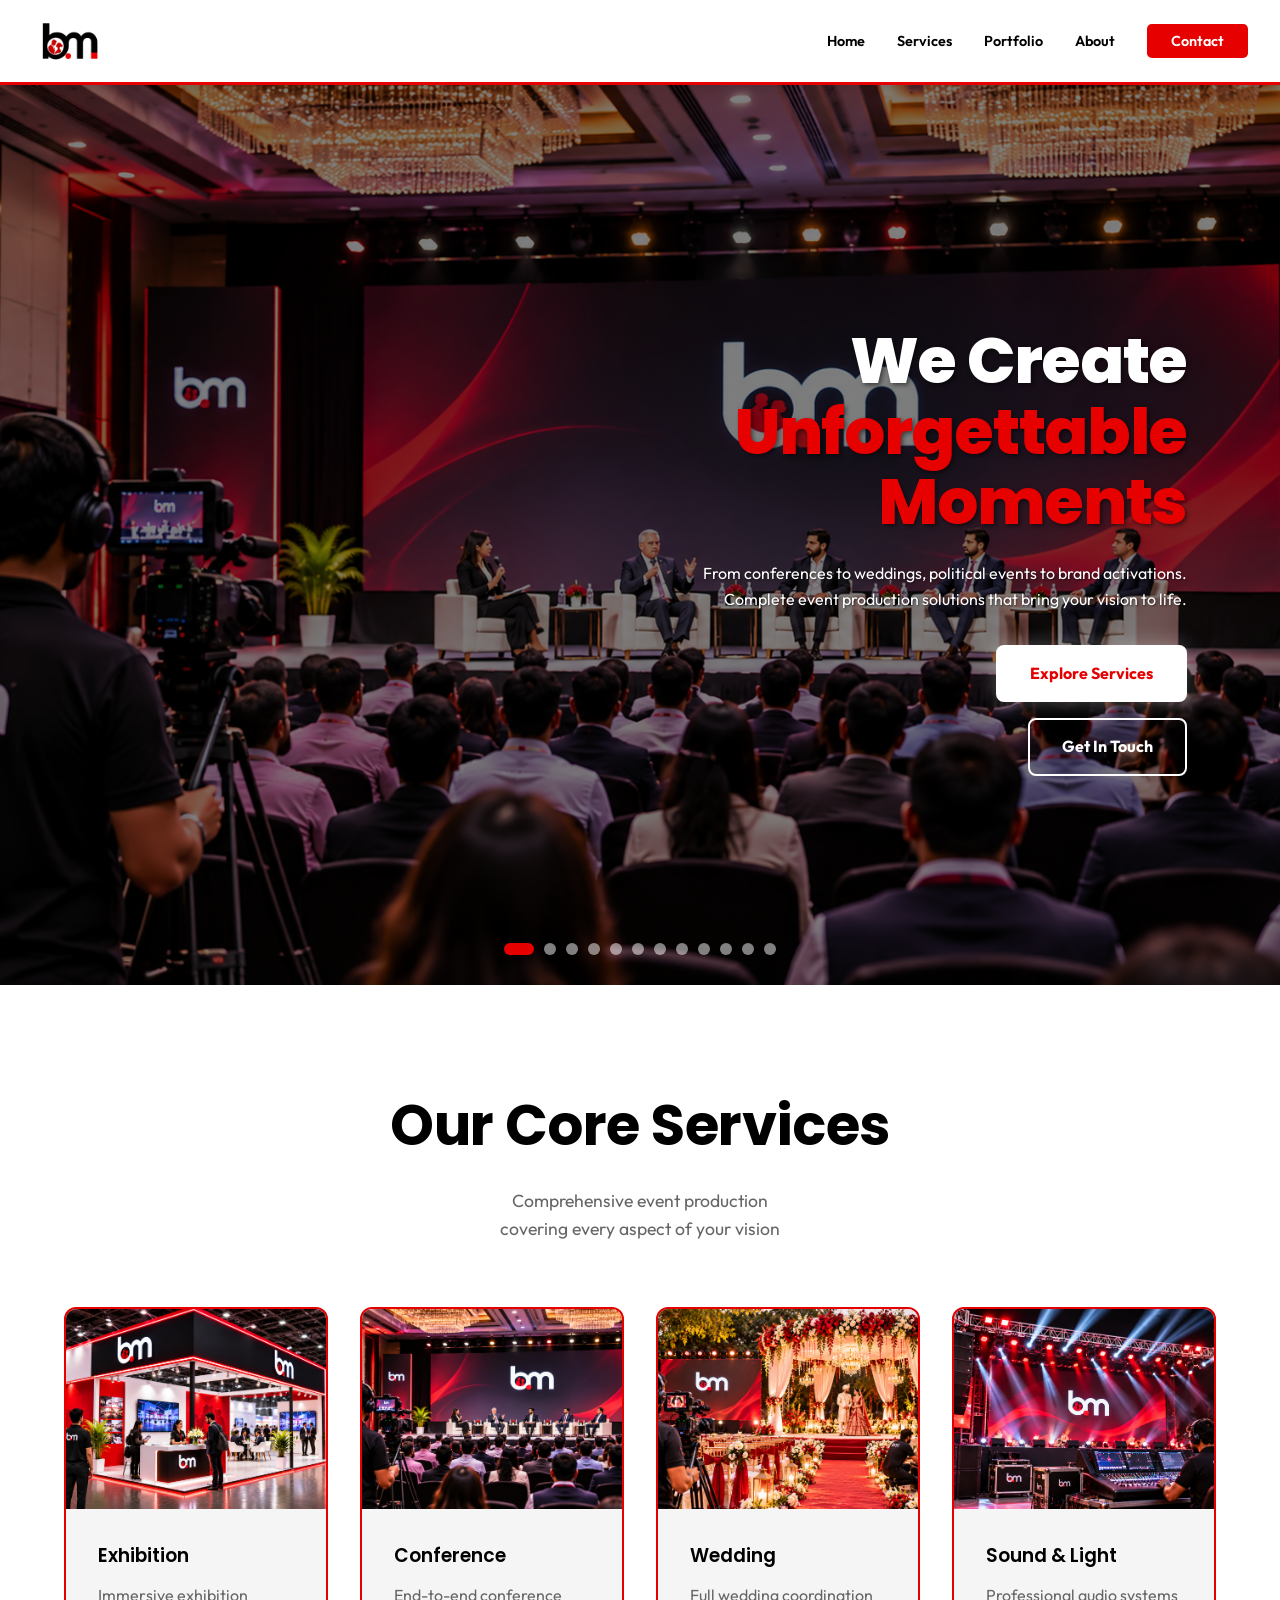
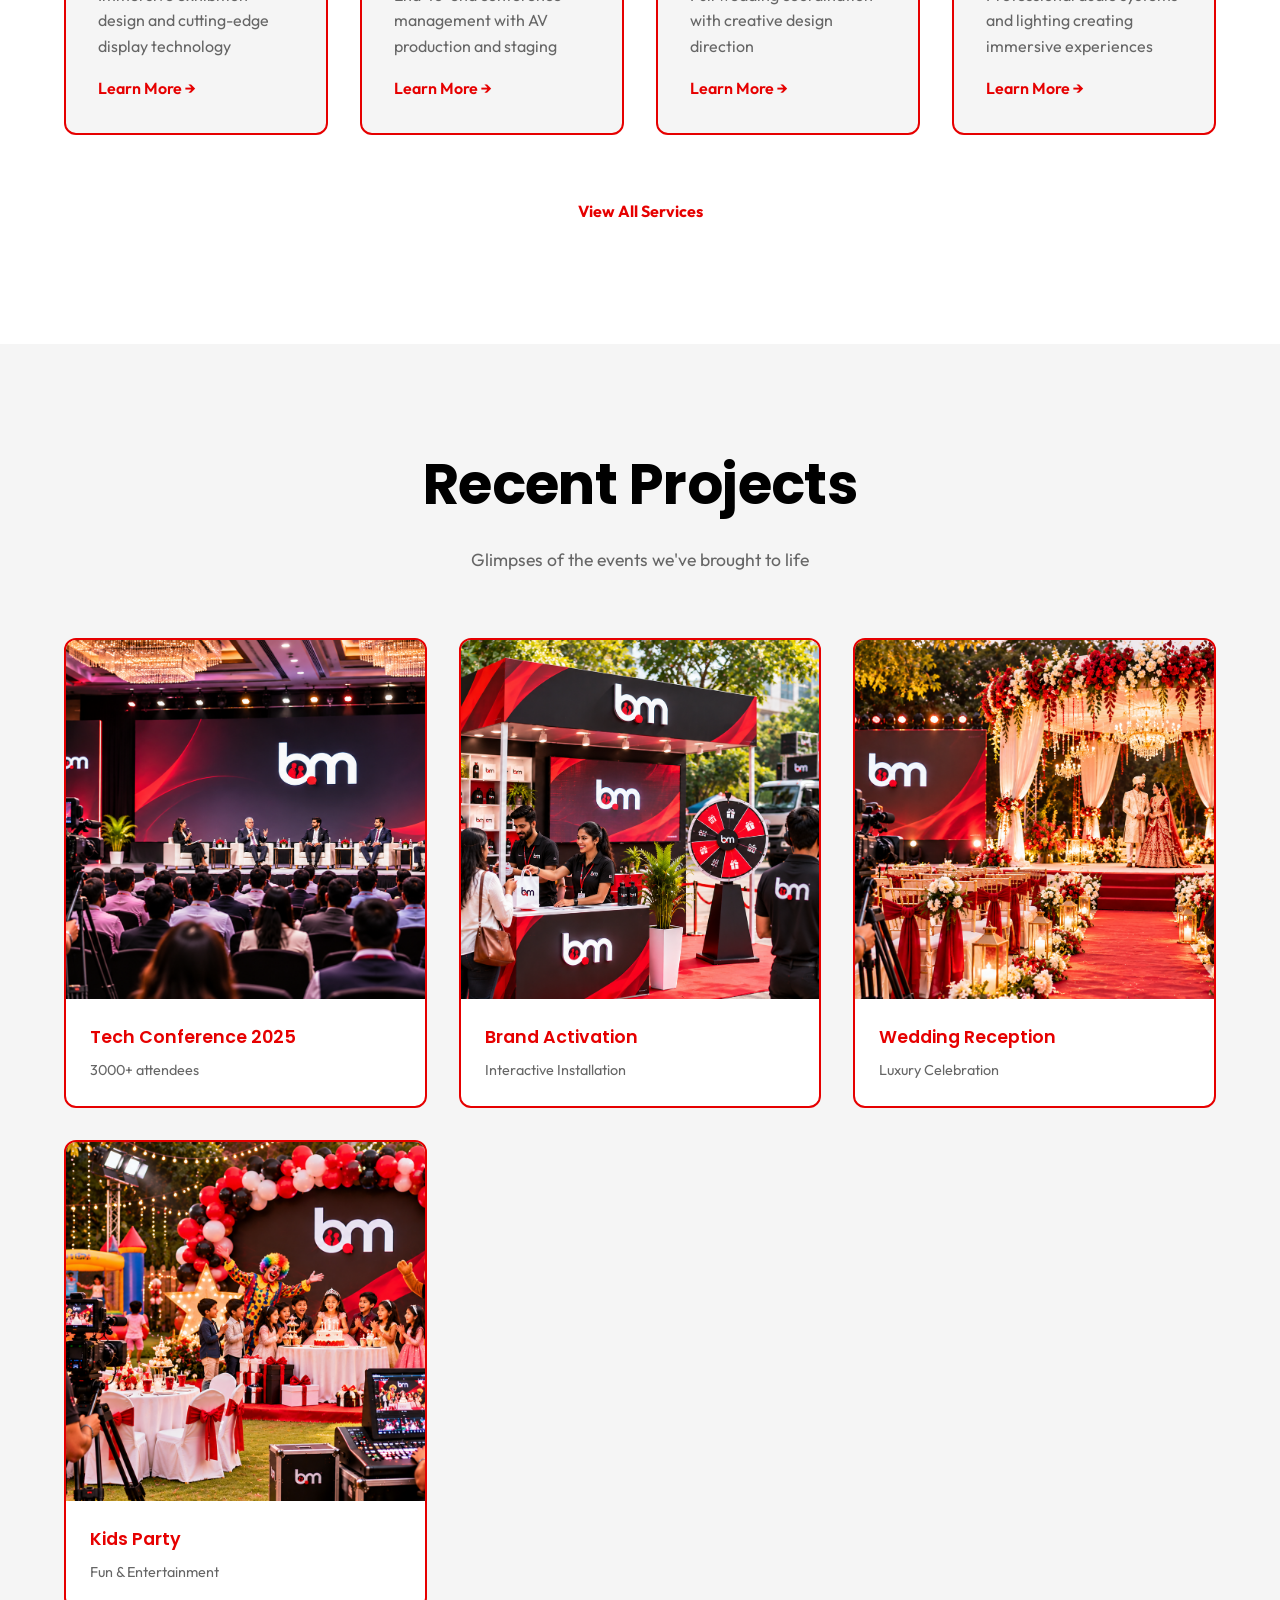
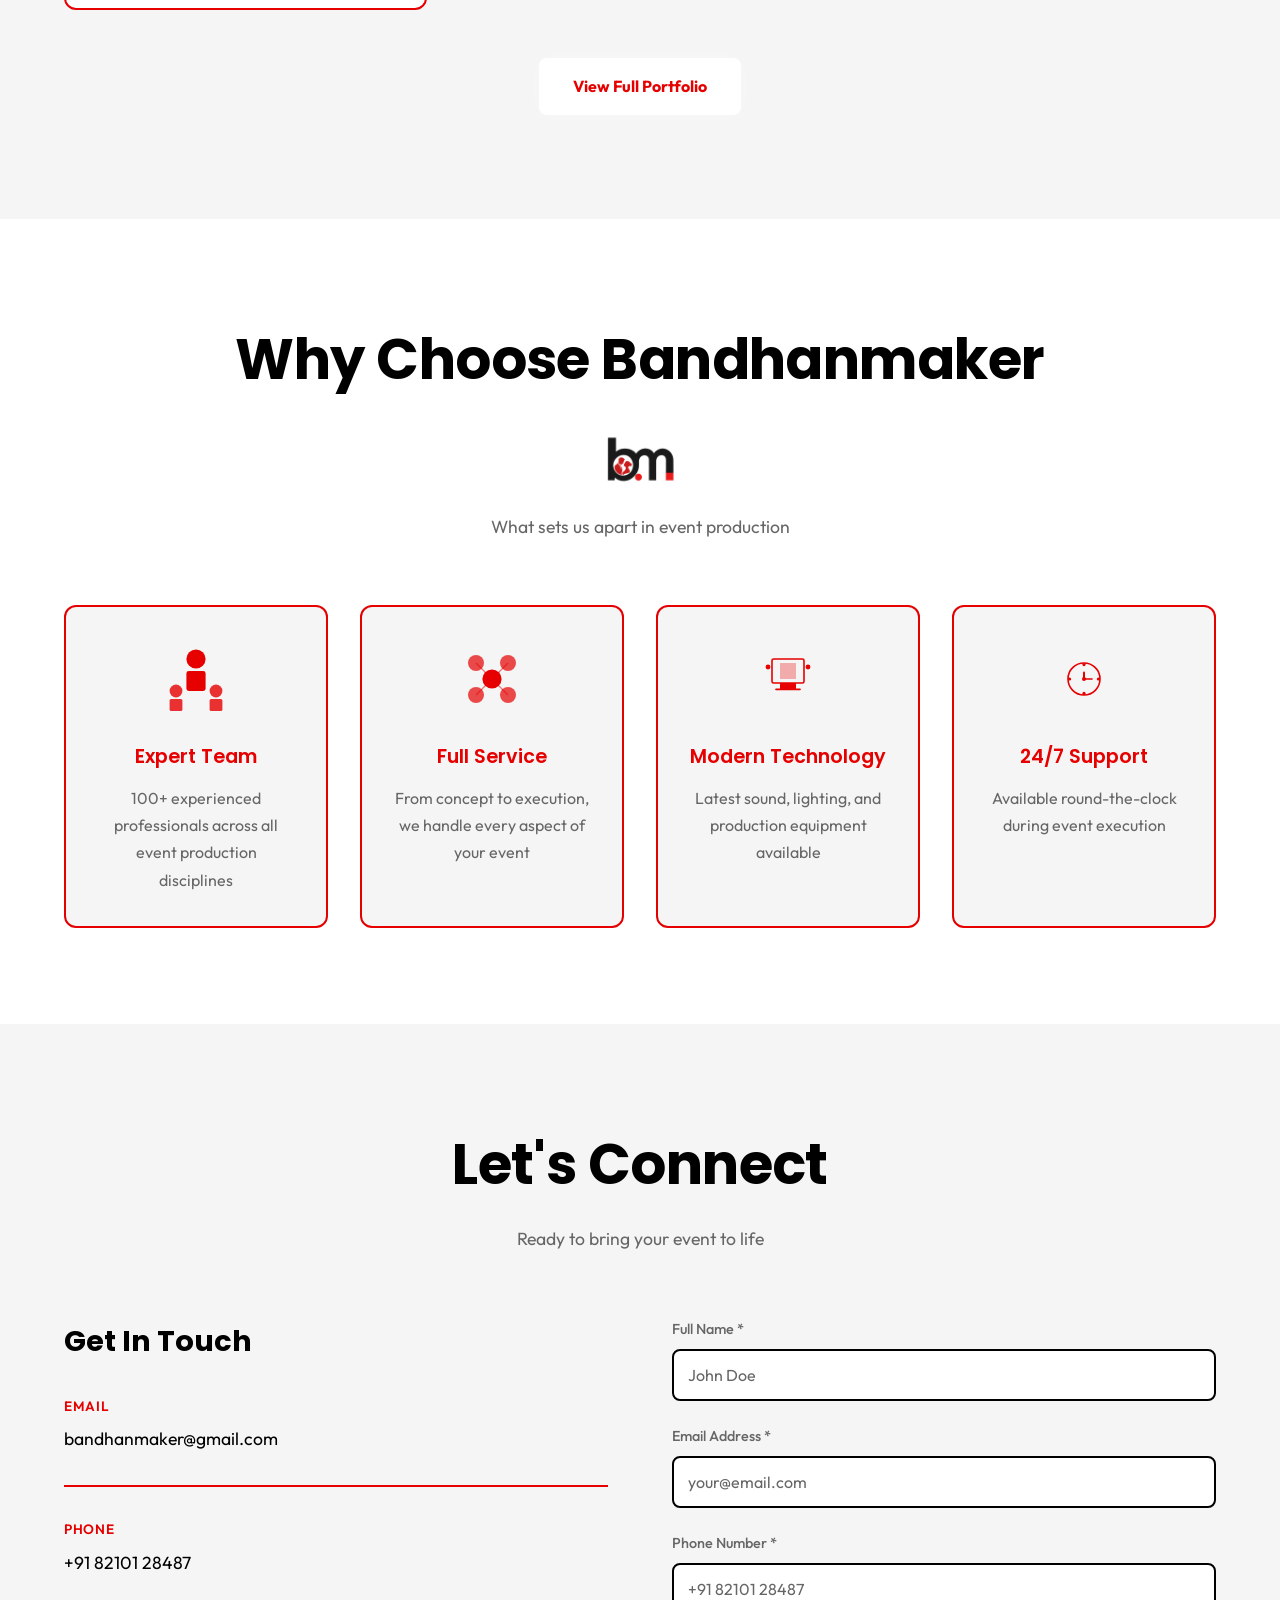
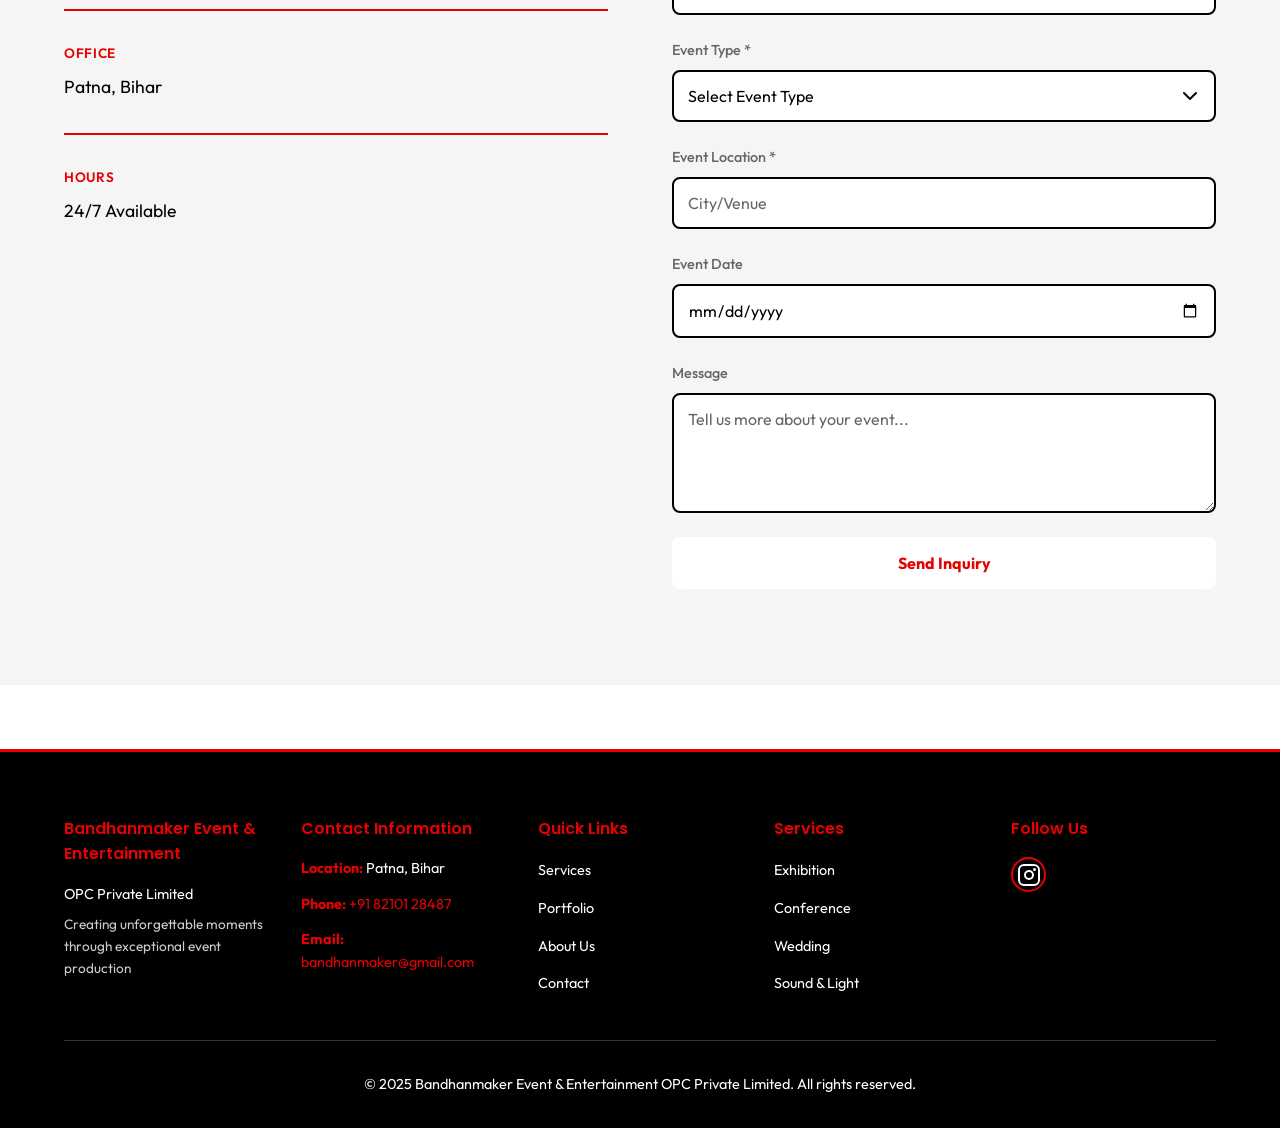
<file: Bandhan/index.html>
<!DOCTYPE html>
<html lang="en">
<head>
    <meta charset="UTF-8">
    <meta name="viewport" content="width=device-width, initial-scale=1.0">
    <title>Bandhanmaker - Event Production & Management</title>
    <link rel="stylesheet" href="css/styles.css">
    <link rel="stylesheet" href="css/animations.css">
    <link rel="stylesheet" href="https://fonts.googleapis.com/css2?family=Poppins:wght@600;700;800&family=Outfit:wght@400;500;600&display=swap">
</head>
<body>
    <canvas id="laserCanvas"></canvas>

    <div class="content">
        <!-- Navigation -->
        <nav class="navbar">
            <div class="nav-container">
                <div class="logo">
                    <img src="images/logo.png" alt="Bandhanmaker Logo" class="logo-img">
                </div>
                <div class="menu-toggle" id="menuToggle">
                    <span></span>
                    <span></span>
                    <span></span>
                </div>
                <ul class="nav-menu" id="navMenu">
                    <li><a href="index.html">Home</a></li>
                    <li><a href="services.html">Services</a></li>
                    <li><a href="portfolio.html">Portfolio</a></li>
                    <li><a href="about.html">About</a></li>
                    <li><a href="#contact" class="nav-cta">Contact</a></li>
                </ul>
            </div>
        </nav>

        <!-- Hero Section with Carousel -->
        <section class="hero">
            <div class="hero-carousel">
                <div class="carousel-slide active" style="background-image: url('images/conference.png')"></div>
                <div class="carousel-slide" style="background-image: url('images/weeding_planner.png')"></div>
                <div class="carousel-slide" style="background-image: url('images/BTLevent.png')"></div>
                <div class="carousel-slide" style="background-image: url('images/exhibition.png')"></div>
                <div class="carousel-slide" style="background-image: url('images/Modern BM Exhibition Booth.png')"></div>
                <div class="carousel-slide" style="background-image: url('images/indoor_outdoor_event.png')"></div>
                <div class="carousel-slide" style="background-image: url('images/kidsparty.png')"></div>
                <div class="carousel-slide" style="background-image: url('images/sound_light.png')"></div>
                <div class="carousel-slide" style="background-image: url('images/statemanagement.png')"></div>
                <div class="carousel-slide" style="background-image: url('images/modeling_acting.png')"></div>
                <div class="carousel-slide" style="background-image: url('images/photoshoot.png')"></div>
                <div class="carousel-slide" style="background-image: url('images/press_printing.png')"></div>

                <!-- Carousel Indicators -->
                <div class="carousel-indicators">
                    <span class="indicator active" data-slide="0"></span>
                    <span class="indicator" data-slide="1"></span>
                    <span class="indicator" data-slide="2"></span>
                    <span class="indicator" data-slide="3"></span>
                    <span class="indicator" data-slide="4"></span>
                    <span class="indicator" data-slide="5"></span>
                    <span class="indicator" data-slide="6"></span>
                    <span class="indicator" data-slide="7"></span>
                    <span class="indicator" data-slide="8"></span>
                    <span class="indicator" data-slide="9"></span>
                    <span class="indicator" data-slide="10"></span>
                    <span class="indicator" data-slide="11"></span>
                </div>
            </div>

            <div class="hero-content">
                <h1 class="hero-title">We Create <span class="gradient-text">Unforgettable Moments</span></h1>
                <p class="hero-subtitle">From conferences to weddings, political events to brand activations. Complete event production solutions that bring your vision to life.</p>
                <div class="hero-buttons">
                    <a href="services.html" class="btn btn-primary">Explore Services</a>
                    <a href="#contact" class="btn btn-secondary">Get In Touch</a>
                </div>
            </div>
        </section>

        <!-- Featured Services -->
        <section class="featured-services">
            <div class="section-container">
                <div class="section-header">
                    <h2>Our Core Services</h2>
                    <p>Comprehensive event production covering every aspect of your vision</p>
                </div>

                <div class="services-showcase">
                    <div class="service-item">
                        <div class="service-image" style="background-image: url('images/Modern BM Exhibition Booth.png'); background-size: cover; background-position: center;"></div>
                        <h3>Exhibition</h3>
                        <p>Immersive exhibition design and cutting-edge display technology</p>
                        <a href="services.html#exhibition" class="service-link">Learn More →</a>
                    </div>

                    <div class="service-item">
                        <div class="service-image" style="background-image: url('images/conference.png'); background-size: cover; background-position: center;"></div>
                        <h3>Conference</h3>
                        <p>End-to-end conference management with AV production and staging</p>
                        <a href="services.html#conference" class="service-link">Learn More →</a>
                    </div>

                    <div class="service-item">
                        <div class="service-image" style="background-image: url('images/weeding_planner.png'); background-size: cover; background-position: center;"></div>
                        <h3>Wedding</h3>
                        <p>Full wedding coordination with creative design direction</p>
                        <a href="services.html#wedding" class="service-link">Learn More →</a>
                    </div>

                    <div class="service-item">
                        <div class="service-image" style="background-image: url('images/sound_light.png'); background-size: cover; background-position: center;"></div>
                        <h3>Sound & Light</h3>
                        <p>Professional audio systems and lighting creating immersive experiences</p>
                        <a href="services.html#sound-light" class="service-link">Learn More →</a>
                    </div>
                </div>

                <div class="view-all-services">
                    <a href="services.html" class="btn btn-primary">View All Services</a>
                </div>
            </div>
        </section>

        <!-- Portfolio Preview -->
        <section class="portfolio-preview">
            <div class="section-container">
                <div class="section-header">
                    <h2>Recent Projects</h2>
                    <p>Glimpses of the events we've brought to life</p>
                </div>

                <div class="portfolio-grid">
                    <div class="portfolio-card">
                        <div class="portfolio-image" style="background-image: url('images/conference.png'); background-size: cover; background-position: center;"></div>
                        <div class="portfolio-info">
                            <h4>Tech Conference 2025</h4>
                            <p>3000+ attendees</p>
                        </div>
                    </div>

                    <div class="portfolio-card">
                        <div class="portfolio-image" style="background-image: url('images/BTLevent.png'); background-size: cover; background-position: center;"></div>
                        <div class="portfolio-info">
                            <h4>Brand Activation</h4>
                            <p>Interactive Installation</p>
                        </div>
                    </div>

                    <div class="portfolio-card">
                        <div class="portfolio-image" style="background-image: url('images/weeding_planner.png'); background-size: cover; background-position: center;"></div>
                        <div class="portfolio-info">
                            <h4>Wedding Reception</h4>
                            <p>Luxury Celebration</p>
                        </div>
                    </div>

                    <div class="portfolio-card">
                        <div class="portfolio-image" style="background-image: url('images/kidsparty.png'); background-size: cover; background-position: center;"></div>
                        <div class="portfolio-info">
                            <h4>Kids Party</h4>
                            <p>Fun & Entertainment</p>
                        </div>
                    </div>
                </div>

                <div class="view-portfolio">
                    <a href="portfolio.html" class="btn btn-primary">View Full Portfolio</a>
                </div>
            </div>
        </section>

        <!-- Why Choose Us -->
        <section class="why-choose-us">
            <div class="section-container">
                <div class="section-header">
                    <h2>Why Choose Bandhanmaker</h2>
                    <img src="images/logo.png" alt="Bandhanmaker Logo" class="section-logo">
                    <p>What sets us apart in event production</p>
                </div>

                <div class="features-grid">
                    <div class="feature-card">
                        <div class="feature-icon">
                            <svg viewBox="0 0 100 100" width="60" height="60">
                                <circle cx="50" cy="25" r="12" fill="#E60000"/>
                                <rect x="38" y="40" width="24" height="25" fill="#E60000" rx="3"/>
                                <circle cx="25" cy="65" r="8" fill="#E60000" opacity="0.8"/>
                                <rect x="17" y="75" width="16" height="15" fill="#E60000" rx="2" opacity="0.8"/>
                                <circle cx="75" cy="65" r="8" fill="#E60000" opacity="0.8"/>
                                <rect x="67" y="75" width="16" height="15" fill="#E60000" rx="2" opacity="0.8"/>
                            </svg>
                        </div>
                        <h3>Expert Team</h3>
                        <p>100+ experienced professionals across all event production disciplines</p>
                    </div>

                    <div class="feature-card">
                        <div class="feature-icon">
                            <svg viewBox="0 0 100 100" width="60" height="60">
                                <circle cx="50" cy="50" r="12" fill="#E60000"/>
                                <circle cx="30" cy="30" r="10" fill="#E60000" opacity="0.7"/>
                                <circle cx="70" cy="30" r="10" fill="#E60000" opacity="0.7"/>
                                <circle cx="30" cy="70" r="10" fill="#E60000" opacity="0.7"/>
                                <circle cx="70" cy="70" r="10" fill="#E60000" opacity="0.7"/>
                                <line x1="50" y1="50" x2="30" y2="30" stroke="#E60000" stroke-width="1.5" opacity="0.5"/>
                                <line x1="50" y1="50" x2="70" y2="30" stroke="#E60000" stroke-width="1.5" opacity="0.5"/>
                                <line x1="50" y1="50" x2="30" y2="70" stroke="#E60000" stroke-width="1.5" opacity="0.5"/>
                                <line x1="50" y1="50" x2="70" y2="70" stroke="#E60000" stroke-width="1.5" opacity="0.5"/>
                            </svg>
                        </div>
                        <h3>Full Service</h3>
                        <p>From concept to execution, we handle every aspect of your event</p>
                    </div>

                    <div class="feature-card">
                        <div class="feature-icon">
                            <svg viewBox="0 0 100 100" width="60" height="60">
                                <rect x="30" y="25" width="40" height="30" fill="none" stroke="#E60000" stroke-width="2" rx="2"/>
                                <rect x="40" y="30" width="20" height="20" fill="#E60000" opacity="0.3"/>
                                <rect x="40" y="55" width="20" height="8" fill="#E60000" rx="1"/>
                                <line x1="35" y1="63" x2="65" y2="63" stroke="#E60000" stroke-width="2" stroke-linecap="round"/>
                                <circle cx="25" cy="35" r="3" fill="#E60000"/>
                                <circle cx="75" cy="35" r="3" fill="#E60000"/>
                            </svg>
                        </div>
                        <h3>Modern Technology</h3>
                        <p>Latest sound, lighting, and production equipment available</p>
                    </div>

                    <div class="feature-card">
                        <div class="feature-icon">
                            <svg viewBox="0 0 100 100" width="60" height="60">
                                <circle cx="50" cy="50" r="20" fill="none" stroke="#E60000" stroke-width="2"/>
                                <circle cx="50" cy="32" r="2" fill="#E60000"/>
                                <circle cx="68" cy="50" r="2" fill="#E60000"/>
                                <circle cx="50" cy="68" r="2" fill="#E60000"/>
                                <circle cx="32" cy="50" r="2" fill="#E60000"/>
                                <line x1="50" y1="50" x2="50" y2="42" stroke="#E60000" stroke-width="2.5" stroke-linecap="round"/>
                                <line x1="50" y1="50" x2="60" y2="50" stroke="#E60000" stroke-width="2" stroke-linecap="round"/>
                                <circle cx="50" cy="50" r="2.5" fill="#E60000"/>
                            </svg>
                        </div>
                        <h3>24/7 Support</h3>
                        <p>Available round-the-clock during event execution</p>
                    </div>
                </div>
            </div>
        </section>

        <!-- Contact Section -->
        <section class="contact-section" id="contact">
            <div class="section-container">
                <div class="section-header">
                    <h2>Let's Connect</h2>
                    <p>Ready to bring your event to life</p>
                </div>

                <div class="contact-content">
                    <div class="contact-info">
                        <h3>Get In Touch</h3>

                        <div class="info-item">
                            <span class="info-label">Email</span>
                            <span class="info-value">bandhanmaker@gmail.com</span>
                        </div>

                        <div class="info-item">
                            <span class="info-label">Phone</span>
                            <span class="info-value">+91 82101 28487</span>
                        </div>

                        <div class="info-item">
                            <span class="info-label">Office</span>
                            <span class="info-value">Patna, Bihar</span>
                        </div>

                        <div class="info-item">
                            <span class="info-label">Hours</span>
                            <span class="info-value">24/7 Available</span>
                        </div>
                    </div>

                    <form class="contact-form">
                        <div class="form-group">
                            <label for="fullname">Full Name *</label>
                            <input type="text" id="fullname" name="fullname" placeholder="John Doe" required>
                        </div>

                        <div class="form-group">
                            <label for="email">Email Address *</label>
                            <input type="email" id="email" name="email" placeholder="your@email.com" required>
                        </div>

                        <div class="form-group">
                            <label for="phone">Phone Number *</label>
                            <input type="tel" id="phone" name="phone" placeholder="+91 82101 28487" required>
                        </div>

                        <div class="form-group">
                            <label for="event">Event Type *</label>
                            <select id="event" name="event" required>
                                <option value="">Select Event Type</option>
                                <option value="Exhibition">Exhibition</option>
                                <option value="Conference">Conference</option>
                                <option value="Political Event">Political Event</option>
                                <option value="Indoor/Outdoor Branding">Indoor/Outdoor Branding</option>
                                <option value="BTL Event">BTL Event</option>
                                <option value="Modeling & Acting">Modeling & Acting</option>
                                <option value="Wedding">Wedding</option>
                                <option value="Party">Party</option>
                                <option value="Sound & Light">Sound & Light</option>
                                <option value="Stage Management">Stage Management</option>
                                <option value="Photoshoot">Photoshoot</option>
                                <option value="Press & Printing">Press & Printing</option>
                            </select>
                        </div>

                        <div class="form-group">
                            <label for="location">Event Location *</label>
                            <input type="text" id="location" name="location" placeholder="City/Venue" required>
                        </div>

                        <div class="form-group">
                            <label for="date">Event Date</label>
                            <input type="date" id="date" name="date">
                        </div>

                        <div class="form-group">
                            <label for="message">Message</label>
                            <textarea id="message" name="message" rows="4" placeholder="Tell us more about your event..."></textarea>
                        </div>

                        <button type="submit" class="btn btn-primary">Send Inquiry</button>
                    </form>
                </div>
            </div>
        </section>

        <!-- Footer -->
        <footer class="footer">
            <div class="section-container">
                <div class="footer-content">
                    <div class="footer-section">
                        <h4>Bandhanmaker Event & Entertainment</h4>
                        <p>OPC Private Limited</p>
                        <p class="footer-tagline">Creating unforgettable moments through exceptional event production</p>
                    </div>

                    <div class="footer-section">
                        <h4>Contact Information</h4>
                        <div class="footer-contact">
                            <p><strong>Location:</strong> Patna, Bihar</p>
                            <p><strong>Phone:</strong> <a href="tel:+918210128487">+91 82101 28487</a></p>
                            <p><strong>Email:</strong> <a href="mailto:bandhanmaker@gmail.com">bandhanmaker@gmail.com</a></p>
                        </div>
                    </div>

                    <div class="footer-section">
                        <h4>Quick Links</h4>
                        <ul>
                            <li><a href="services.html">Services</a></li>
                            <li><a href="portfolio.html">Portfolio</a></li>
                            <li><a href="about.html">About Us</a></li>
                            <li><a href="#contact">Contact</a></li>
                        </ul>
                    </div>

                    <div class="footer-section">
                        <h4>Services</h4>
                        <ul>
                            <li><a href="services.html#exhibition">Exhibition</a></li>
                            <li><a href="services.html#conference">Conference</a></li>
                            <li><a href="services.html#wedding">Wedding</a></li>
                            <li><a href="services.html#sound-light">Sound & Light</a></li>
                        </ul>
                    </div>

                    <div class="footer-section">
                        <h4>Follow Us</h4>
                        <div class="social-links">
                            <a href="https://www.instagram.com/bandhanmakerevent/" target="_blank" rel="noopener noreferrer" class="social-icon">
                                <svg viewBox="0 0 24 24" width="24" height="24" fill="currentColor">
                                    <rect x="2" y="2" width="20" height="20" rx="5" ry="5" fill="none" stroke="currentColor" stroke-width="2"/>
                                    <circle cx="12" cy="12" r="4" fill="none" stroke="currentColor" stroke-width="2"/>
                                    <circle cx="17.5" cy="6.5" r="1.5" fill="currentColor"/>
                                </svg>
                            </a>
                        </div>
                    </div>
                </div>

                <div class="footer-bottom">
                    <p>&copy; 2025 Bandhanmaker Event & Entertainment OPC Private Limited. All rights reserved.</p>
                </div>
            </div>
        </footer>
    </div>

    <script src="js/laser-background.js"></script>
    <script src="js/navigation.js"></script>
    <script src="js/animations.js"></script>
    <script src="js/form-handler.js"></script>
    <script src="js/carousel.js"></script>
    <script src="js/google-sheets-integration.js"></script>
</body>
</html>
</file>
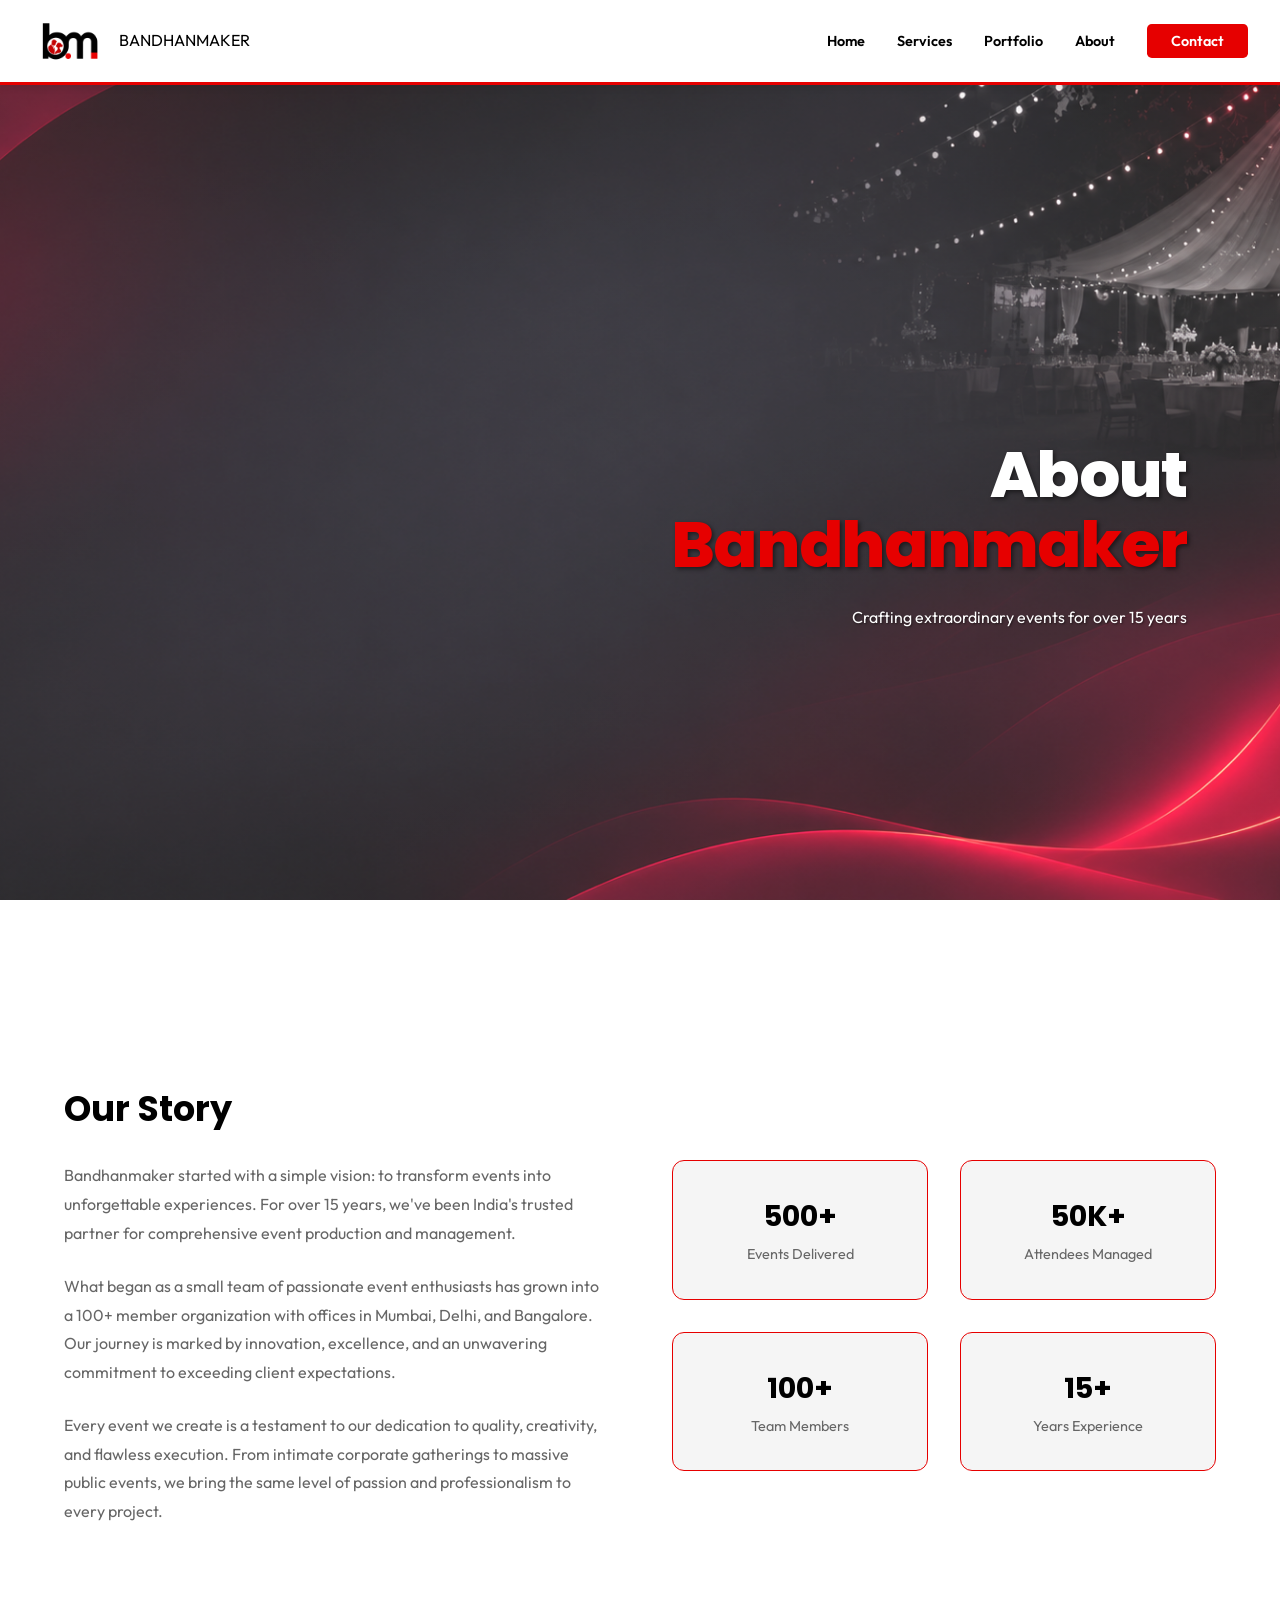
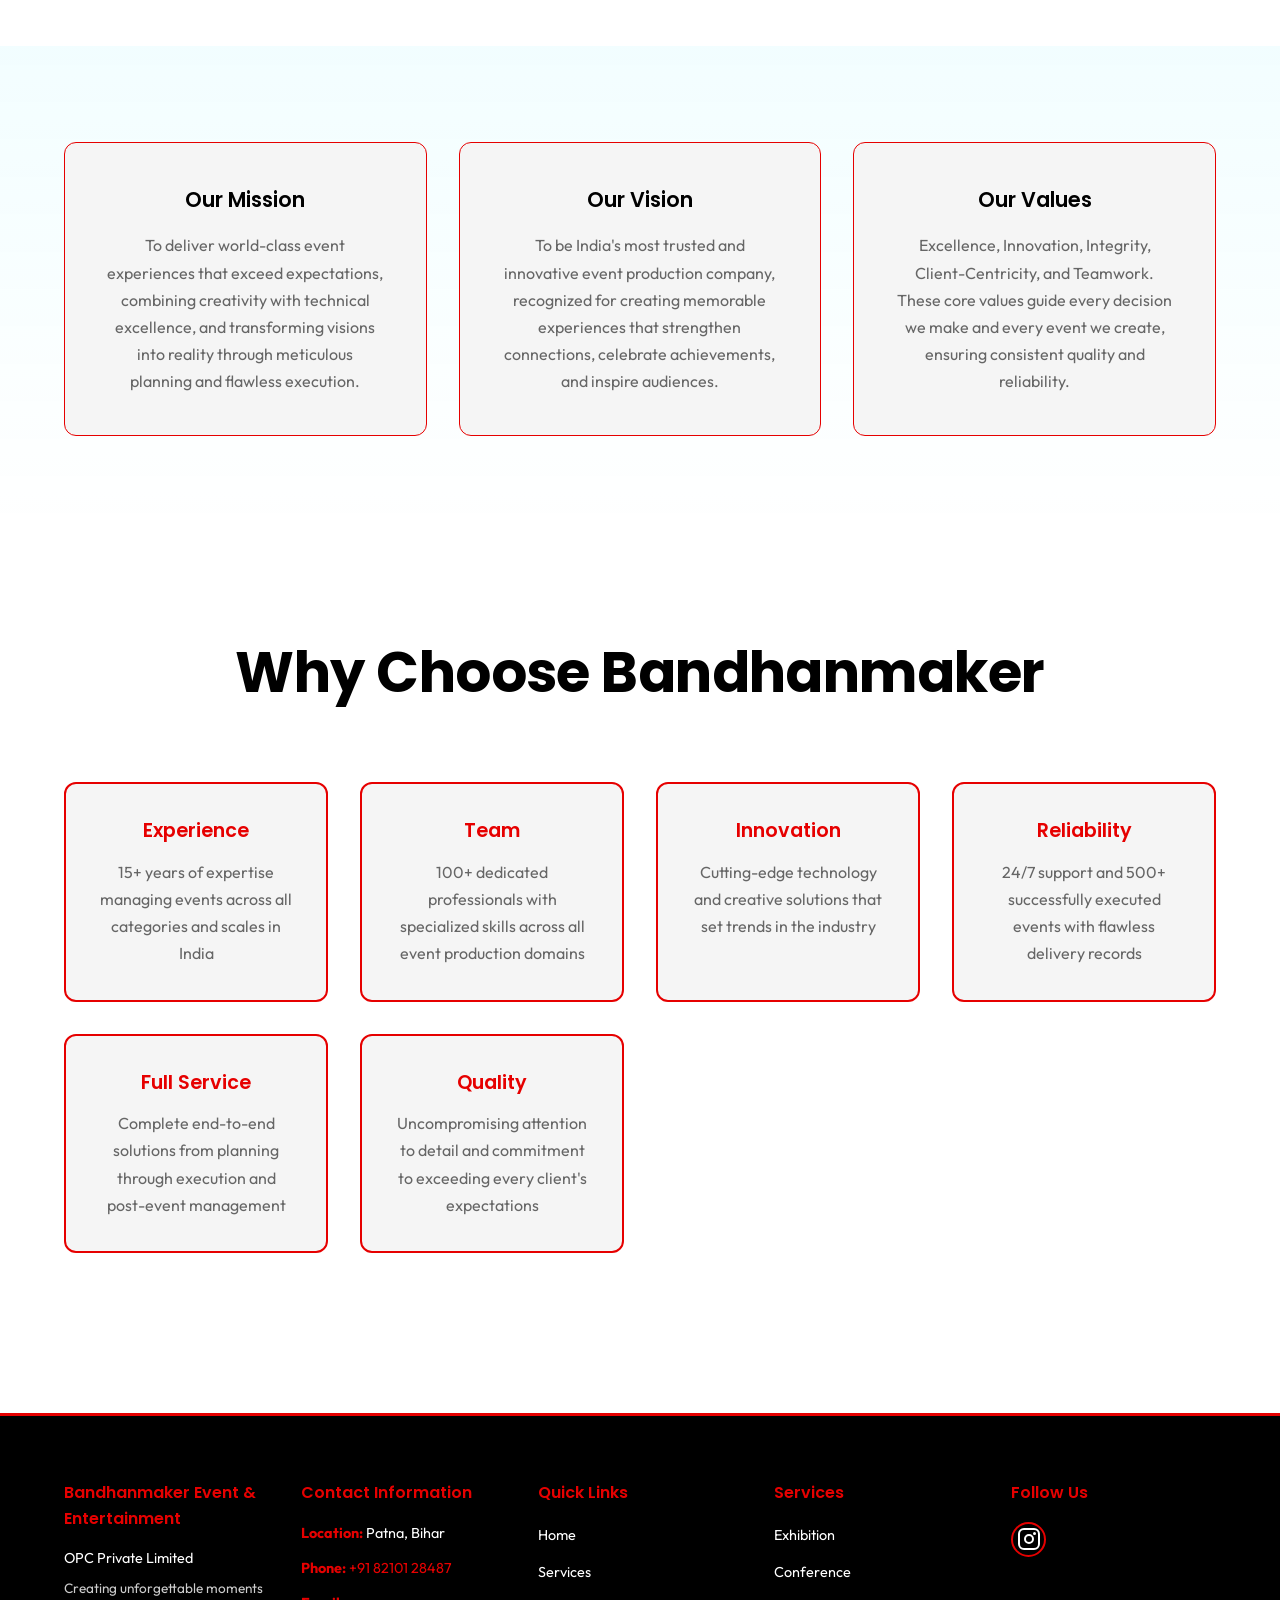
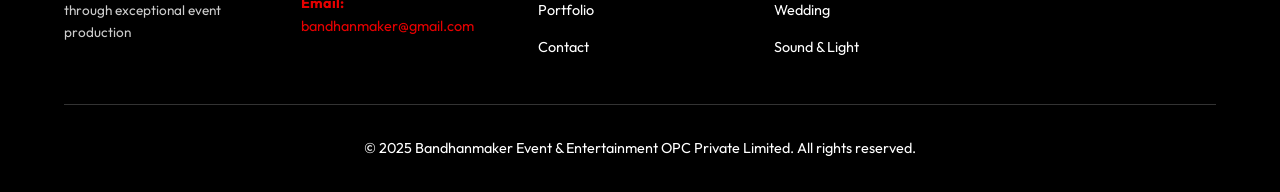
<file: Bandhan/about.html>
<!DOCTYPE html>
<html lang="en">
<head>
    <meta charset="UTF-8">
    <meta name="viewport" content="width=device-width, initial-scale=1.0">
    <title>About - Bandhanmaker</title>
    <link rel="stylesheet" href="css/styles.css">
    <link rel="stylesheet" href="css/animations.css">
    <link rel="stylesheet" href="https://fonts.googleapis.com/css2?family=Poppins:wght@600;700;800&family=Outfit:wght@400;500;600&display=swap">
</head>
<body>
    <canvas id="laserCanvas"></canvas>

    <div class="content">
        <!-- Navigation -->
        <nav class="navbar">
            <div class="nav-container">
                <div class="logo">
                    <img src="images/logo.png" alt="Bandhanmaker Logo" class="logo-img">
                    <span class="logo-text">BANDHANMAKER</span>
                </div>
                <div class="menu-toggle" id="menuToggle">
                    <span></span>
                    <span></span>
                    <span></span>
                </div>
                <ul class="nav-menu" id="navMenu">
                    <li><a href="index.html">Home</a></li>
                    <li><a href="services.html">Services</a></li>
                    <li><a href="portfolio.html">Portfolio</a></li>
                    <li><a href="about.html">About</a></li>
                    <li><a href="index.html#contact" class="nav-cta">Contact</a></li>
                </ul>
            </div>
        </nav>

        <!-- Hero Section -->
        <section class="hero about-hero">
            <div class="hero-content">
                <h1 class="hero-title">About <span class="gradient-text">Bandhanmaker</span></h1>
                <p class="hero-subtitle">Crafting extraordinary events for over 15 years</p>
            </div>
        </section>

        <!-- About Section -->
        <section class="about-section">
            <div class="section-container">
                <div class="about-content">
                    <div class="about-text">
                        <h2>Our Story</h2>
                        <p>Bandhanmaker started with a simple vision: to transform events into unforgettable experiences. For over 15 years, we've been India's trusted partner for comprehensive event production and management.</p>
                        <p>What began as a small team of passionate event enthusiasts has grown into a 100+ member organization with offices in Mumbai, Delhi, and Bangalore. Our journey is marked by innovation, excellence, and an unwavering commitment to exceeding client expectations.</p>
                        <p>Every event we create is a testament to our dedication to quality, creativity, and flawless execution. From intimate corporate gatherings to massive public events, we bring the same level of passion and professionalism to every project.</p>
                    </div>

                    <div class="about-stats">
                        <div class="about-stat">
                            <div class="stat-value">500+</div>
                            <div class="stat-text">Events Delivered</div>
                        </div>
                        <div class="about-stat">
                            <div class="stat-value">50K+</div>
                            <div class="stat-text">Attendees Managed</div>
                        </div>
                        <div class="about-stat">
                            <div class="stat-value">100+</div>
                            <div class="stat-text">Team Members</div>
                        </div>
                        <div class="about-stat">
                            <div class="stat-value">15+</div>
                            <div class="stat-text">Years Experience</div>
                        </div>
                    </div>
                </div>
            </div>
        </section>

        <!-- Mission & Vision -->
        <section class="mission-vision">
            <div class="section-container">
                <div class="mv-grid">
                    <div class="mv-card">
                        <h3>Our Mission</h3>
                        <p>To deliver world-class event experiences that exceed expectations, combining creativity with technical excellence, and transforming visions into reality through meticulous planning and flawless execution.</p>
                    </div>

                    <div class="mv-card">
                        <h3>Our Vision</h3>
                        <p>To be India's most trusted and innovative event production company, recognized for creating memorable experiences that strengthen connections, celebrate achievements, and inspire audiences.</p>
                    </div>

                    <div class="mv-card">
                        <h3>Our Values</h3>
                        <p>Excellence, Innovation, Integrity, Client-Centricity, and Teamwork. These core values guide every decision we make and every event we create, ensuring consistent quality and reliability.</p>
                    </div>
                </div>
            </div>
        </section>

        <!-- Why Choose Us -->
        <section class="why-choose-us">
            <div class="section-container">
                <div class="section-header">
                    <h2>Why Choose Bandhanmaker</h2>
                </div>

                <div class="features-grid">
                    <div class="feature-card">
                        <h3>Experience</h3>
                        <p>15+ years of expertise managing events across all categories and scales in India</p>
                    </div>

                    <div class="feature-card">
                        <h3>Team</h3>
                        <p>100+ dedicated professionals with specialized skills across all event production domains</p>
                    </div>

                    <div class="feature-card">
                        <h3>Innovation</h3>
                        <p>Cutting-edge technology and creative solutions that set trends in the industry</p>
                    </div>

                    <div class="feature-card">
                        <h3>Reliability</h3>
                        <p>24/7 support and 500+ successfully executed events with flawless delivery records</p>
                    </div>

                    <div class="feature-card">
                        <h3>Full Service</h3>
                        <p>Complete end-to-end solutions from planning through execution and post-event management</p>
                    </div>

                    <div class="feature-card">
                        <h3>Quality</h3>
                        <p>Uncompromising attention to detail and commitment to exceeding every client's expectations</p>
                    </div>
                </div>
            </div>
        </section>

        <!-- Footer -->
        <footer class="footer">
            <div class="section-container">
                <div class="footer-content">
                    <div class="footer-section">
                        <h4>Bandhanmaker Event & Entertainment</h4>
                        <p>OPC Private Limited</p>
                        <p class="footer-tagline">Creating unforgettable moments through exceptional event production</p>
                    </div>

                    <div class="footer-section">
                        <h4>Contact Information</h4>
                        <div class="footer-contact">
                            <p><strong>Location:</strong> Patna, Bihar</p>
                            <p><strong>Phone:</strong> <a href="tel:+918210128487">+91 82101 28487</a></p>
                            <p><strong>Email:</strong> <a href="mailto:bandhanmaker@gmail.com">bandhanmaker@gmail.com</a></p>
                        </div>
                    </div>

                    <div class="footer-section">
                        <h4>Quick Links</h4>
                        <ul>
                            <li><a href="index.html">Home</a></li>
                            <li><a href="services.html">Services</a></li>
                            <li><a href="portfolio.html">Portfolio</a></li>
                            <li><a href="index.html#contact">Contact</a></li>
                        </ul>
                    </div>

                    <div class="footer-section">
                        <h4>Services</h4>
                        <ul>
                            <li><a href="services.html#exhibition">Exhibition</a></li>
                            <li><a href="services.html#conference">Conference</a></li>
                            <li><a href="services.html#wedding">Wedding</a></li>
                            <li><a href="services.html#sound-light">Sound & Light</a></li>
                        </ul>
                    </div>

                    <div class="footer-section">
                        <h4>Follow Us</h4>
                        <div class="social-links">
                            <a href="https://www.instagram.com/bandhanmakerevent/" target="_blank" rel="noopener noreferrer" class="social-icon">
                                <svg viewBox="0 0 24 24" width="24" height="24" fill="currentColor">
                                    <rect x="2" y="2" width="20" height="20" rx="5" ry="5" fill="none" stroke="currentColor" stroke-width="2"/>
                                    <circle cx="12" cy="12" r="4" fill="none" stroke="currentColor" stroke-width="2"/>
                                    <circle cx="17.5" cy="6.5" r="1.5" fill="currentColor"/>
                                </svg>
                            </a>
                        </div>
                    </div>
                </div>

                <div class="footer-bottom">
                    <p>&copy; 2025 Bandhanmaker Event & Entertainment OPC Private Limited. All rights reserved.</p>
                </div>
            </div>
        </footer>
    </div>

    <style>
        .about-section {
            padding: 6rem 2rem;
        }

        .about-content {
            display: grid;
            grid-template-columns: 1fr 1fr;
            gap: 4rem;
            align-items: center;
        }

        .about-text h2 {
            font-family: "Poppins", sans-serif;
            font-size: 2.2rem;
            font-weight: 700;
            margin-bottom: 1.5rem;
        }

        .about-text p {
            color: var(--text-secondary);
            font-size: 1rem;
            line-height: 1.8;
            margin-bottom: 1.5rem;
        }

        .about-stats {
            display: grid;
            grid-template-columns: repeat(2, 1fr);
            gap: 2rem;
        }

        .about-stat {
            background: var(--bg-secondary);
            border: 1px solid var(--border-color);
            border-radius: 0.75rem;
            padding: 2rem;
            text-align: center;
            transition: all 0.3s ease;
        }

        .about-stat:hover {
            border-color: var(--accent-cyan);
            background: var(--bg-tertiary);
            transform: translateY(-4px);
        }

        .stat-icon {
            font-size: 2rem;
            margin-bottom: 0.5rem;
        }

        .stat-value {
            font-family: "Poppins", sans-serif;
            font-size: 1.8rem;
            font-weight: 700;
            color: var(--accent-cyan);
            margin-bottom: 0.25rem;
        }

        .stat-text {
            color: var(--text-secondary);
            font-size: 0.9rem;
        }

        .mission-vision {
            padding: 6rem 2rem;
            background: linear-gradient(180deg, rgba(0, 229, 255, 0.05) 0%, transparent 100%);
        }

        .mv-grid {
            display: grid;
            grid-template-columns: repeat(auto-fit, minmax(300px, 1fr));
            gap: 2rem;
        }

        .mv-card {
            background: var(--bg-secondary);
            border: 1px solid var(--border-color);
            border-radius: 0.75rem;
            padding: 2.5rem;
            text-align: center;
            transition: all 0.3s ease;
        }

        .mv-card:hover {
            border-color: var(--accent-cyan);
            background: var(--bg-tertiary);
            transform: translateY(-4px);
            box-shadow: 0 0 30px rgba(0, 229, 255, 0.1);
        }

        .mv-card h3 {
            font-family: "Poppins", sans-serif;
            font-size: 1.3rem;
            font-weight: 600;
            margin-bottom: 1rem;
            color: var(--accent-cyan);
        }

        .mv-card p {
            color: var(--text-secondary);
            line-height: 1.7;
        }

        .team-section {
            padding: 6rem 2rem;
        }

        .team-grid {
            display: grid;
            grid-template-columns: repeat(auto-fit, minmax(280px, 1fr));
            gap: 2rem;
        }

        .team-member {
            background: var(--bg-secondary);
            border: 1px solid var(--border-color);
            border-radius: 0.75rem;
            padding: 1.5rem;
            text-align: center;
            transition: all 0.3s ease;
        }

        .team-member:hover {
            border-color: var(--accent-red);
            background: var(--bg-tertiary);
            transform: translateY(-4px);
        }

        .member-avatar {
            width: 70px;
            height: 70px;
            border-radius: 50%;
            margin: 0 auto 1rem;
            background-size: cover;
        }

        .team-member h3 {
            font-family: "Poppins", sans-serif;
            font-size: 1.2rem;
            font-weight: 600;
            margin-bottom: 0.75rem;
        }

        .team-member p {
            color: var(--text-secondary);
            font-size: 0.95rem;
            line-height: 1.6;
        }

        @media (max-width: 768px) {
            .about-content {
                grid-template-columns: 1fr;
                gap: 2rem;
            }

            .about-section {
                padding: 4rem 1rem;
            }

            .mission-vision {
                padding: 4rem 1rem;
            }

            .team-section {
                padding: 4rem 1rem;
            }

            .about-stats {
                grid-template-columns: repeat(2, 1fr);
            }
        }
    </style>

    <script src="js/laser-background.js"></script>
    <script src="js/navigation.js"></script>
    <script src="js/animations.js"></script>
</body>
</html>
</file>
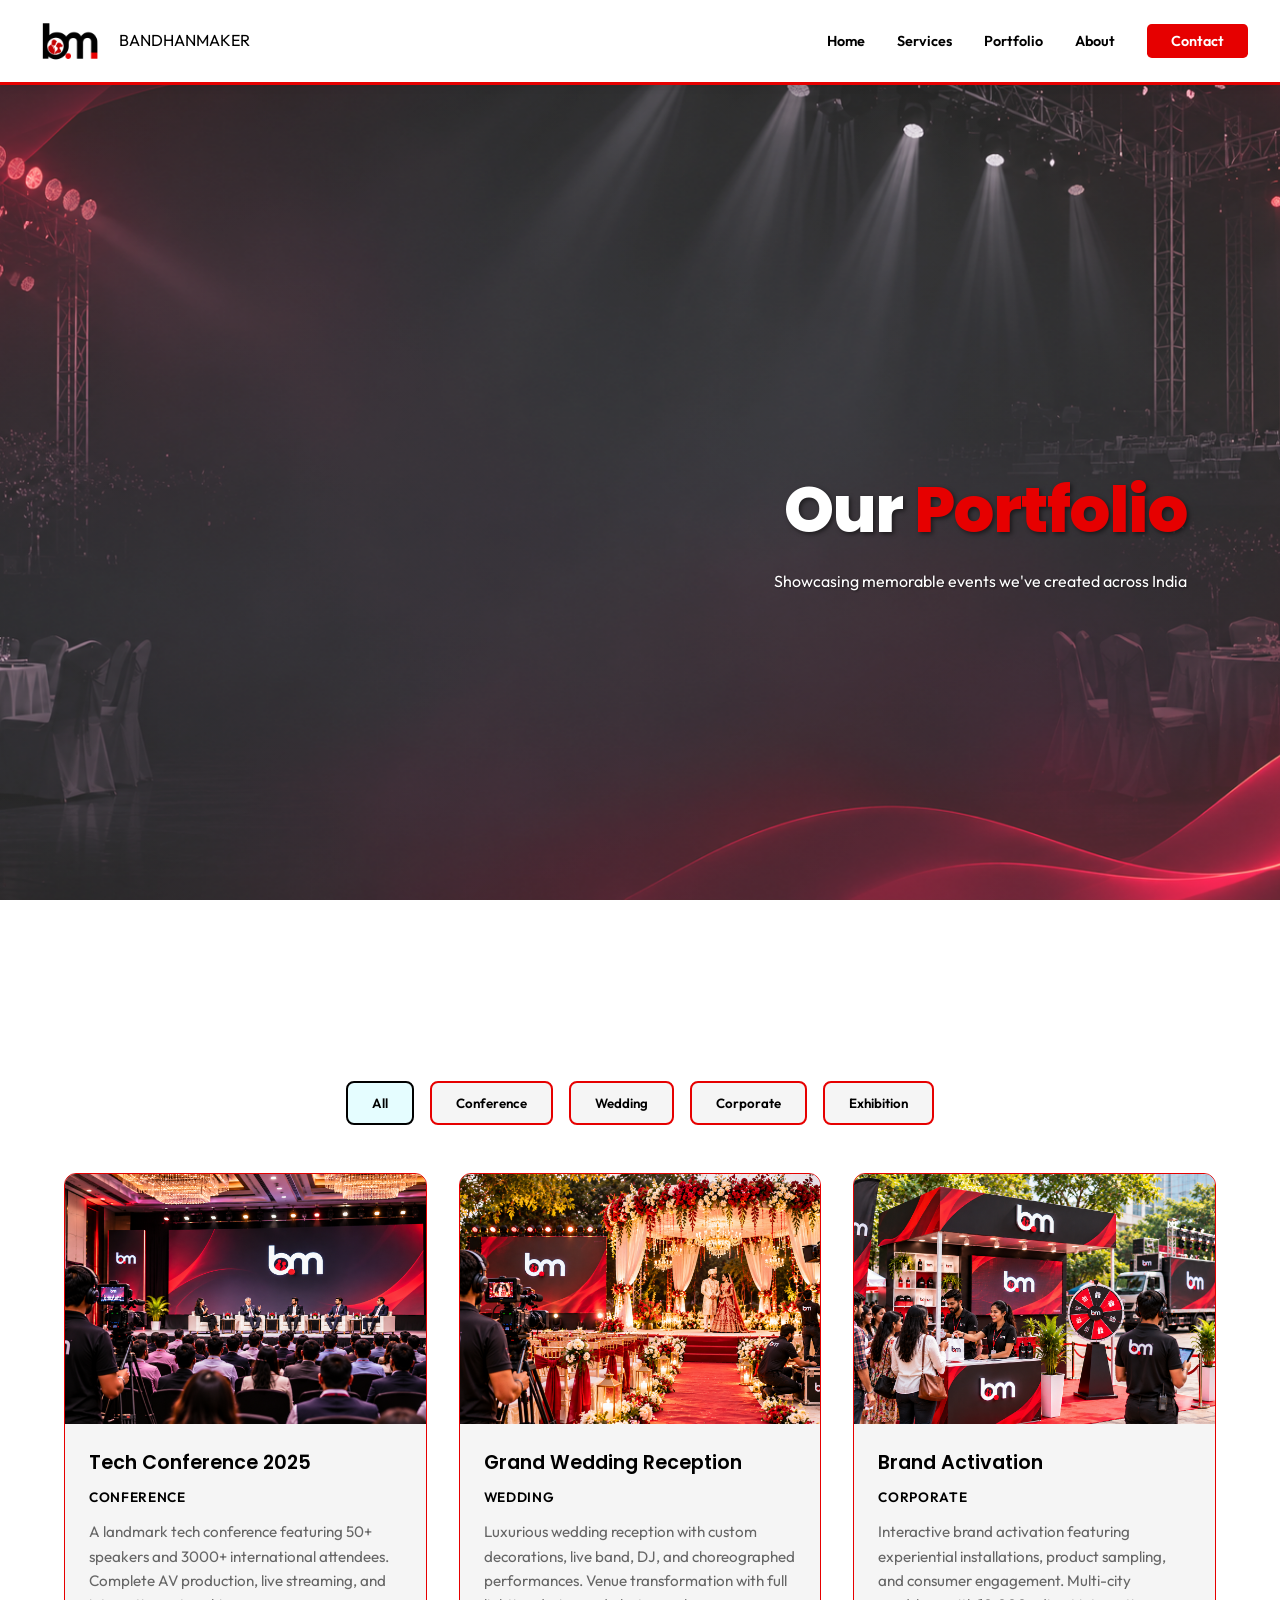
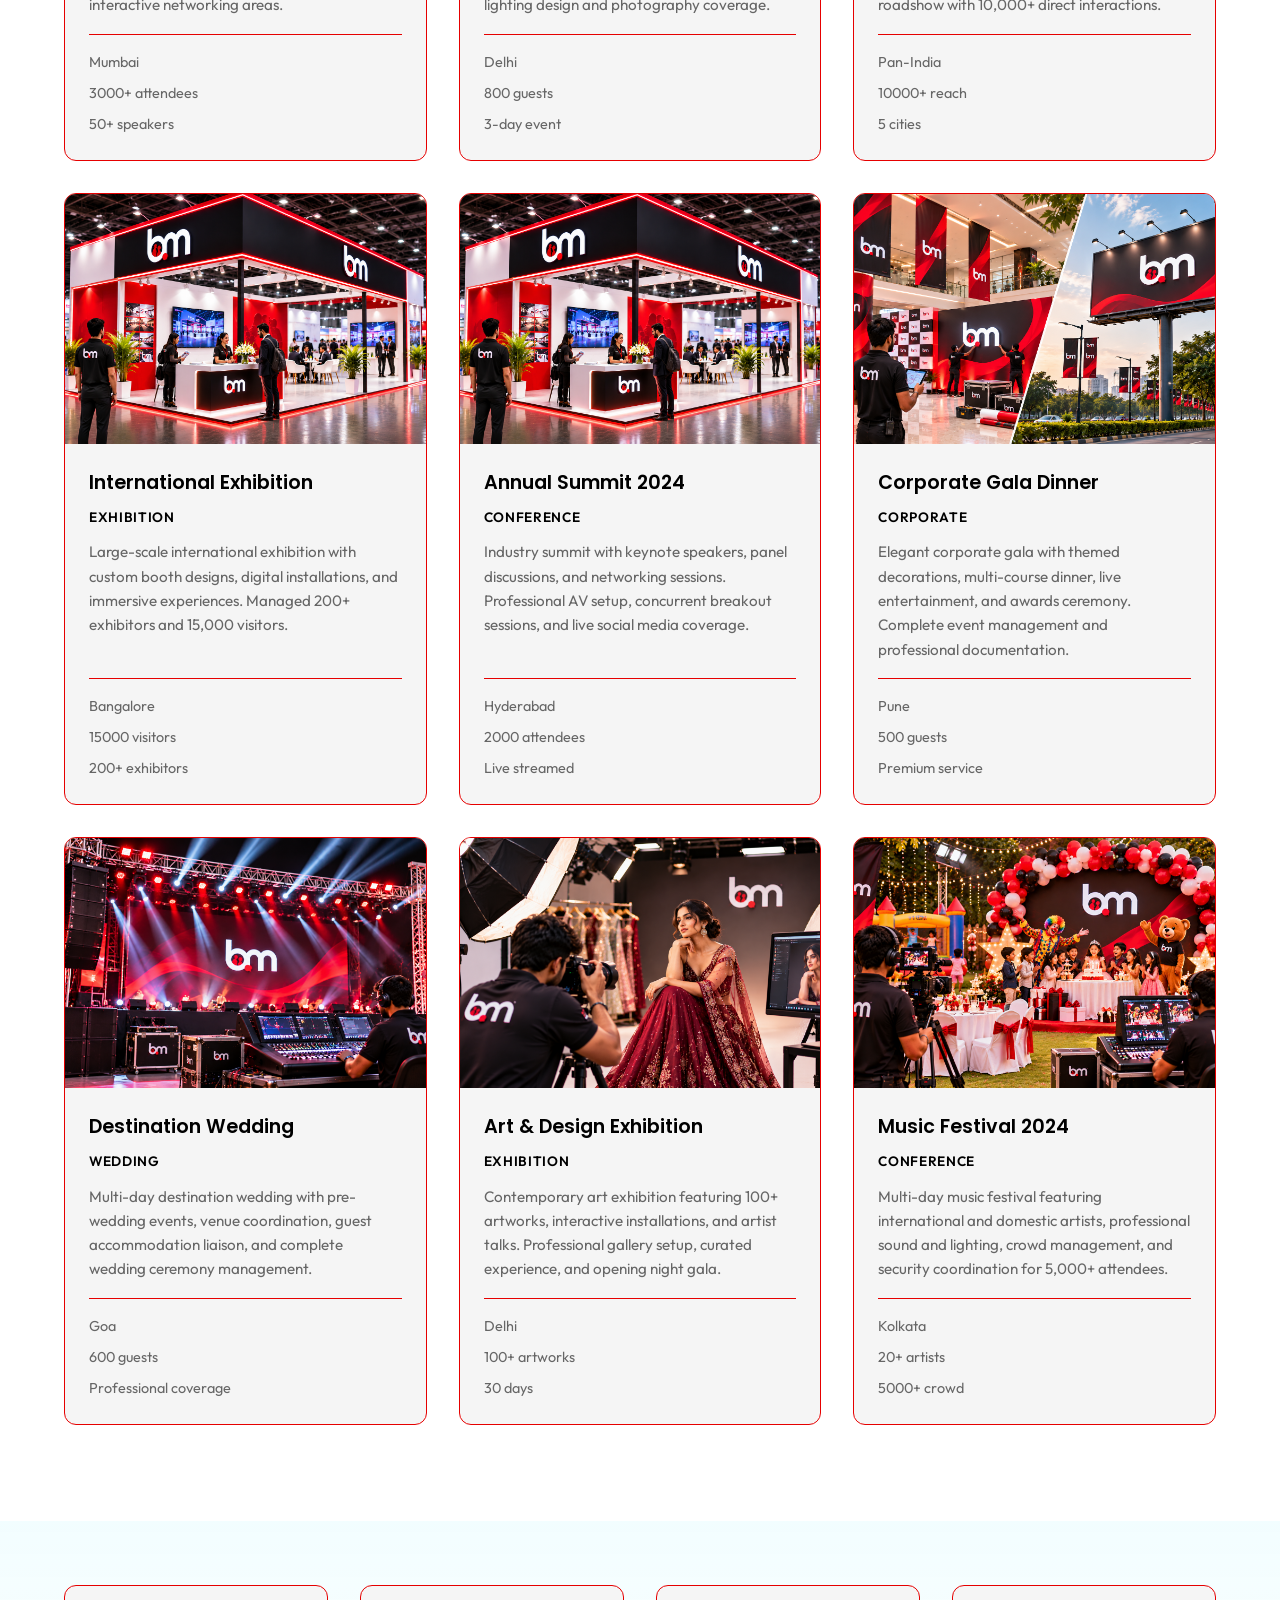
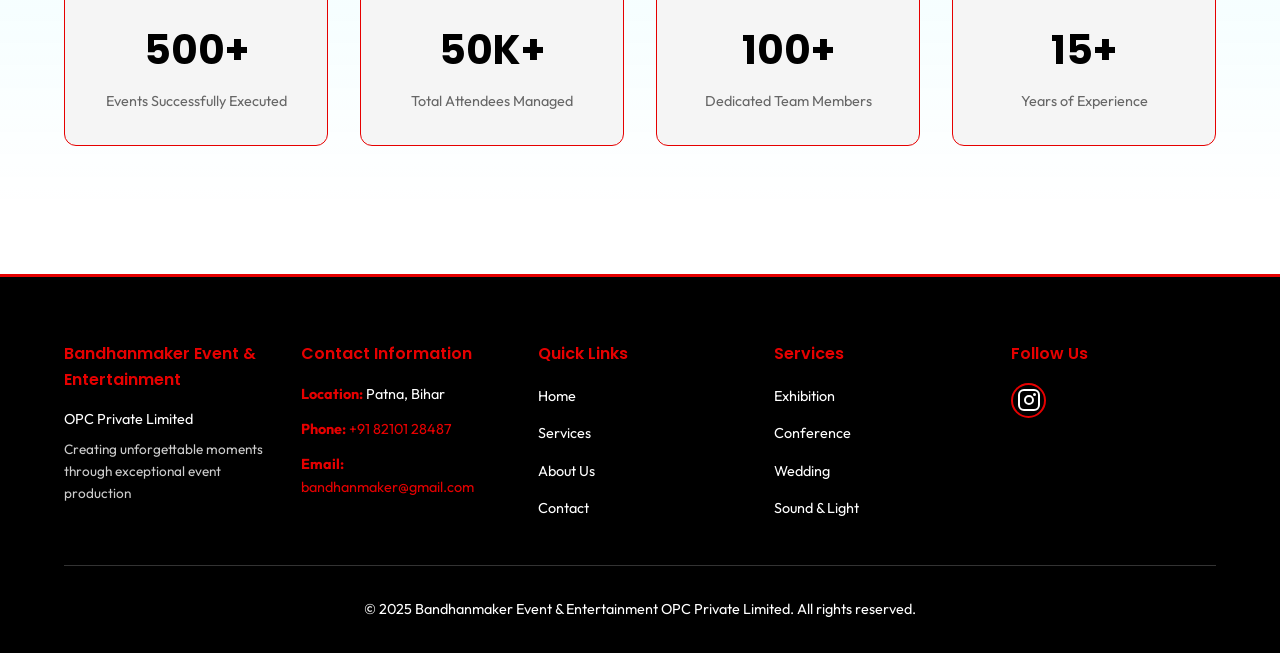
<file: Bandhan/portfolio.html>
<!DOCTYPE html>
<html lang="en">
<head>
    <meta charset="UTF-8">
    <meta name="viewport" content="width=device-width, initial-scale=1.0">
    <title>Portfolio - Bandhanmaker</title>
    <link rel="stylesheet" href="css/styles.css">
    <link rel="stylesheet" href="css/animations.css">
    <link rel="stylesheet" href="https://fonts.googleapis.com/css2?family=Poppins:wght@600;700;800&family=Outfit:wght@400;500;600&display=swap">
</head>
<body>
    <canvas id="laserCanvas"></canvas>

    <div class="content">
        <!-- Navigation -->
        <nav class="navbar">
            <div class="nav-container">
                <div class="logo">
                    <img src="images/logo.png" alt="Bandhanmaker Logo" class="logo-img">
                    <span class="logo-text">BANDHANMAKER</span>
                </div>
                <div class="menu-toggle" id="menuToggle">
                    <span></span>
                    <span></span>
                    <span></span>
                </div>
                <ul class="nav-menu" id="navMenu">
                    <li><a href="index.html">Home</a></li>
                    <li><a href="services.html">Services</a></li>
                    <li><a href="portfolio.html">Portfolio</a></li>
                    <li><a href="about.html">About</a></li>
                    <li><a href="index.html#contact" class="nav-cta">Contact</a></li>
                </ul>
            </div>
        </nav>

        <!-- Hero Section -->
        <section class="hero portfolio-hero">
            <div class="hero-content">
                <h1 class="hero-title">Our <span class="gradient-text">Portfolio</span></h1>
                <p class="hero-subtitle">Showcasing memorable events we've created across India</p>
            </div>
        </section>

        <!-- Portfolio Section -->
        <section class="portfolio-section">
            <div class="section-container">
                <div class="portfolio-filters">
                    <button class="filter-btn active" data-filter="all">All</button>
                    <button class="filter-btn" data-filter="conference">Conference</button>
                    <button class="filter-btn" data-filter="wedding">Wedding</button>
                    <button class="filter-btn" data-filter="corporate">Corporate</button>
                    <button class="filter-btn" data-filter="exhibition">Exhibition</button>
                </div>

                <div class="portfolio-grid-full">
                    <!-- Portfolio Item 1 -->
                    <div class="portfolio-item-full" data-category="conference">
                        <div class="portfolio-visual" style="background-image: url('images/conference.png'); background-size: cover; background-position: center;"></div>
                        <div class="portfolio-details">
                            <h3>Tech Conference 2025</h3>
                            <p class="category">Conference</p>
                            <p class="description">A landmark tech conference featuring 50+ speakers and 3000+ international attendees. Complete AV production, live streaming, and interactive networking areas.</p>
                            <div class="project-stats">
                                <span>Mumbai</span>
                                <span>3000+ attendees</span>
                                <span>50+ speakers</span>
                            </div>
                        </div>
                    </div>

                    <!-- Portfolio Item 2 -->
                    <div class="portfolio-item-full" data-category="wedding">
                        <div class="portfolio-visual" style="background-image: url('images/weeding_planner.png'); background-size: cover; background-position: center;"></div>
                        <div class="portfolio-details">
                            <h3>Grand Wedding Reception</h3>
                            <p class="category">Wedding</p>
                            <p class="description">Luxurious wedding reception with custom decorations, live band, DJ, and choreographed performances. Venue transformation with full lighting design and photography coverage.</p>
                            <div class="project-stats">
                                <span>Delhi</span>
                                <span>800 guests</span>
                                <span>3-day event</span>
                            </div>
                        </div>
                    </div>

                    <!-- Portfolio Item 3 -->
                    <div class="portfolio-item-full" data-category="corporate">
                        <div class="portfolio-visual" style="background-image: url('images/BTLevent.png'); background-size: cover; background-position: center;"></div>
                        <div class="portfolio-details">
                            <h3>Brand Activation</h3>
                            <p class="category">Corporate</p>
                            <p class="description">Interactive brand activation featuring experiential installations, product sampling, and consumer engagement. Multi-city roadshow with 10,000+ direct interactions.</p>
                            <div class="project-stats">
                                <span>Pan-India</span>
                                <span>10000+ reach</span>
                                <span>5 cities</span>
                            </div>
                        </div>
                    </div>

                    <!-- Portfolio Item 4 -->
                    <div class="portfolio-item-full" data-category="exhibition">
                        <div class="portfolio-visual" style="background-image: url('images/Modern BM Exhibition Booth.png'); background-size: cover; background-position: center;"></div>
                        <div class="portfolio-details">
                            <h3>International Exhibition</h3>
                            <p class="category">Exhibition</p>
                            <p class="description">Large-scale international exhibition with custom booth designs, digital installations, and immersive experiences. Managed 200+ exhibitors and 15,000 visitors.</p>
                            <div class="project-stats">
                                <span>Bangalore</span>
                                <span>15000 visitors</span>
                                <span>200+ exhibitors</span>
                            </div>
                        </div>
                    </div>

                    <!-- Portfolio Item 5 -->
                    <div class="portfolio-item-full" data-category="conference">
                        <div class="portfolio-visual" style="background-image: url('images/exhibition.png'); background-size: cover; background-position: center;"></div>
                        <div class="portfolio-details">
                            <h3>Annual Summit 2024</h3>
                            <p class="category">Conference</p>
                            <p class="description">Industry summit with keynote speakers, panel discussions, and networking sessions. Professional AV setup, concurrent breakout sessions, and live social media coverage.</p>
                            <div class="project-stats">
                                <span>Hyderabad</span>
                                <span>2000 attendees</span>
                                <span>Live streamed</span>
                            </div>
                        </div>
                    </div>

                    <!-- Portfolio Item 6 -->
                    <div class="portfolio-item-full" data-category="corporate">
                        <div class="portfolio-visual" style="background-image: url('images/indoor_outdoor_event.png'); background-size: cover; background-position: center;"></div>
                        <div class="portfolio-details">
                            <h3>Corporate Gala Dinner</h3>
                            <p class="category">Corporate</p>
                            <p class="description">Elegant corporate gala with themed decorations, multi-course dinner, live entertainment, and awards ceremony. Complete event management and professional documentation.</p>
                            <div class="project-stats">
                                <span>Pune</span>
                                <span>500 guests</span>
                                <span>Premium service</span>
                            </div>
                        </div>
                    </div>

                    <!-- Portfolio Item 7 -->
                    <div class="portfolio-item-full" data-category="wedding">
                        <div class="portfolio-visual" style="background-image: url('images/sound_light.png'); background-size: cover; background-position: center;"></div>
                        <div class="portfolio-details">
                            <h3>Destination Wedding</h3>
                            <p class="category">Wedding</p>
                            <p class="description">Multi-day destination wedding with pre-wedding events, venue coordination, guest accommodation liaison, and complete wedding ceremony management.</p>
                            <div class="project-stats">
                                <span>Goa</span>
                                <span>600 guests</span>
                                <span>Professional coverage</span>
                            </div>
                        </div>
                    </div>

                    <!-- Portfolio Item 8 -->
                    <div class="portfolio-item-full" data-category="exhibition">
                        <div class="portfolio-visual" style="background-image: url('images/photoshoot.png'); background-size: cover; background-position: center;"></div>
                        <div class="portfolio-details">
                            <h3>Art & Design Exhibition</h3>
                            <p class="category">Exhibition</p>
                            <p class="description">Contemporary art exhibition featuring 100+ artworks, interactive installations, and artist talks. Professional gallery setup, curated experience, and opening night gala.</p>
                            <div class="project-stats">
                                <span>Delhi</span>
                                <span>100+ artworks</span>
                                <span>30 days</span>
                            </div>
                        </div>
                    </div>

                    <!-- Portfolio Item 9 -->
                    <div class="portfolio-item-full" data-category="conference">
                        <div class="portfolio-visual" style="background-image: url('images/kidsparty.png'); background-size: cover; background-position: center;"></div>
                        <div class="portfolio-details">
                            <h3>Music Festival 2024</h3>
                            <p class="category">Conference</p>
                            <p class="description">Multi-day music festival featuring international and domestic artists, professional sound and lighting, crowd management, and security coordination for 5,000+ attendees.</p>
                            <div class="project-stats">
                                <span>Kolkata</span>
                                <span>20+ artists</span>
                                <span>5000+ crowd</span>
                            </div>
                        </div>
                    </div>
                </div>
            </div>
        </section>

        <!-- Stats Section -->
        <section class="portfolio-stats">
            <div class="section-container">
                <div class="stats-grid">
                    <div class="stat-card">
                        <div class="stat-number">500+</div>
                        <div class="stat-label">Events Successfully Executed</div>
                    </div>
                    <div class="stat-card">
                        <div class="stat-number">50K+</div>
                        <div class="stat-label">Total Attendees Managed</div>
                    </div>
                    <div class="stat-card">
                        <div class="stat-number">100+</div>
                        <div class="stat-label">Dedicated Team Members</div>
                    </div>
                    <div class="stat-card">
                        <div class="stat-number">15+</div>
                        <div class="stat-label">Years of Experience</div>
                    </div>
                </div>
            </div>
        </section>

        <!-- Footer -->
        <footer class="footer">
            <div class="section-container">
                <div class="footer-content">
                    <div class="footer-section">
                        <h4>Bandhanmaker Event & Entertainment</h4>
                        <p>OPC Private Limited</p>
                        <p class="footer-tagline">Creating unforgettable moments through exceptional event production</p>
                    </div>

                    <div class="footer-section">
                        <h4>Contact Information</h4>
                        <div class="footer-contact">
                            <p><strong>Location:</strong> Patna, Bihar</p>
                            <p><strong>Phone:</strong> <a href="tel:+918210128487">+91 82101 28487</a></p>
                            <p><strong>Email:</strong> <a href="mailto:bandhanmaker@gmail.com">bandhanmaker@gmail.com</a></p>
                        </div>
                    </div>

                    <div class="footer-section">
                        <h4>Quick Links</h4>
                        <ul>
                            <li><a href="index.html">Home</a></li>
                            <li><a href="services.html">Services</a></li>
                            <li><a href="about.html">About Us</a></li>
                            <li><a href="index.html#contact">Contact</a></li>
                        </ul>
                    </div>

                    <div class="footer-section">
                        <h4>Services</h4>
                        <ul>
                            <li><a href="services.html#exhibition">Exhibition</a></li>
                            <li><a href="services.html#conference">Conference</a></li>
                            <li><a href="services.html#wedding">Wedding</a></li>
                            <li><a href="services.html#sound-light">Sound & Light</a></li>
                        </ul>
                    </div>

                    <div class="footer-section">
                        <h4>Follow Us</h4>
                        <div class="social-links">
                            <a href="https://www.instagram.com/bandhanmakerevent/" target="_blank" rel="noopener noreferrer" class="social-icon">
                                <svg viewBox="0 0 24 24" width="24" height="24" fill="currentColor">
                                    <rect x="2" y="2" width="20" height="20" rx="5" ry="5" fill="none" stroke="currentColor" stroke-width="2"/>
                                    <circle cx="12" cy="12" r="4" fill="none" stroke="currentColor" stroke-width="2"/>
                                    <circle cx="17.5" cy="6.5" r="1.5" fill="currentColor"/>
                                </svg>
                            </a>
                        </div>
                    </div>
                </div>

                <div class="footer-bottom">
                    <p>&copy; 2025 Bandhanmaker Event & Entertainment OPC Private Limited. All rights reserved.</p>
                </div>
            </div>
        </footer>
    </div>

    <style>
        .portfolio-section {
            padding: 6rem 2rem;
        }

        .portfolio-filters {
            display: flex;
            justify-content: center;
            gap: 1rem;
            margin-bottom: 3rem;
            flex-wrap: wrap;
        }

        .filter-btn {
            padding: 0.75rem 1.5rem;
            background: var(--bg-secondary);
            border: 2px solid var(--border-color);
            color: var(--text-primary);
            border-radius: 0.5rem;
            cursor: pointer;
            font-weight: 600;
            transition: all 0.3s ease;
            font-family: "Outfit", sans-serif;
        }

        .filter-btn:hover,
        .filter-btn.active {
            border-color: var(--accent-cyan);
            color: var(--accent-cyan);
            background: rgba(0, 229, 255, 0.1);
        }

        .portfolio-grid-full {
            display: grid;
            grid-template-columns: repeat(auto-fit, minmax(320px, 1fr));
            gap: 2rem;
        }

        .portfolio-item-full {
            background: var(--bg-secondary);
            border: 1px solid var(--border-color);
            border-radius: 0.75rem;
            overflow: hidden;
            transition: all 0.3s ease;
            display: flex;
            flex-direction: column;
        }

        .portfolio-item-full:hover {
            border-color: var(--accent-cyan);
            transform: translateY(-4px);
            box-shadow: 0 0 30px rgba(0, 229, 255, 0.2);
        }

        .portfolio-visual {
            width: 100%;
            height: 250px;
            background-size: cover;
            background-position: center;
            transition: transform 0.3s ease;
        }

        .portfolio-item-full:hover .portfolio-visual {
            transform: scale(1.05);
        }

        .portfolio-details {
            padding: 1.5rem;
            flex-grow: 1;
            display: flex;
            flex-direction: column;
        }

        .portfolio-details h3 {
            font-family: "Poppins", sans-serif;
            font-size: 1.2rem;
            font-weight: 600;
            margin-bottom: 0.5rem;
            color: var(--text-primary);
        }

        .portfolio-details .category {
            color: var(--accent-cyan);
            font-size: 0.85rem;
            font-weight: 600;
            text-transform: uppercase;
            letter-spacing: 0.05em;
            margin-bottom: 0.75rem;
        }

        .portfolio-details .description {
            color: var(--text-secondary);
            font-size: 0.95rem;
            line-height: 1.6;
            margin-bottom: 1rem;
            flex-grow: 1;
        }

        .project-stats {
            display: flex;
            flex-direction: column;
            gap: 0.5rem;
            padding-top: 1rem;
            border-top: 1px solid var(--border-color);
            font-size: 0.9rem;
            color: var(--text-secondary);
        }

        .portfolio-stats {
            padding: 4rem 2rem;
            background: linear-gradient(180deg, rgba(0, 229, 255, 0.05) 0%, transparent 100%);
        }

        .stats-grid {
            display: grid;
            grid-template-columns: repeat(auto-fit, minmax(200px, 1fr));
            gap: 2rem;
        }

        .stat-card {
            text-align: center;
            padding: 2rem;
            background: var(--bg-secondary);
            border: 1px solid var(--border-color);
            border-radius: 0.75rem;
            transition: all 0.3s ease;
        }

        .stat-card:hover {
            border-color: var(--accent-cyan);
            transform: translateY(-4px);
        }

        .stat-number {
            font-family: "Poppins", sans-serif;
            font-size: 2.5rem;
            font-weight: 700;
            color: var(--accent-cyan);
            margin-bottom: 0.5rem;
        }

        .stat-label {
            color: var(--text-secondary);
            font-size: 0.9rem;
        }

        @media (max-width: 768px) {
            .portfolio-section {
                padding: 4rem 1rem;
            }

            .portfolio-grid-full {
                grid-template-columns: 1fr;
            }

            .portfolio-filters {
                gap: 0.5rem;
                font-size: 0.9rem;
            }

            .filter-btn {
                padding: 0.5rem 1rem;
                font-size: 0.85rem;
            }
        }
    </style>

    <script src="js/laser-background.js"></script>
    <script src="js/navigation.js"></script>
    <script src="js/animations.js"></script>
    <script>
        // Portfolio filter functionality
        const filterBtns = document.querySelectorAll('.filter-btn');
        const portfolioItems = document.querySelectorAll('.portfolio-item-full');

        filterBtns.forEach(btn => {
            btn.addEventListener('click', () => {
                // Update active button
                filterBtns.forEach(b => b.classList.remove('active'));
                btn.classList.add('active');

                const filterValue = btn.getAttribute('data-filter');

                // Filter items
                portfolioItems.forEach(item => {
                    const category = item.getAttribute('data-category');
                    if (filterValue === 'all' || category === filterValue) {
                        item.style.display = 'flex';
                        item.classList.add('scroll-reveal');
                    } else {
                        item.style.display = 'none';
                    }
                });
            });
        });
    </script>
</body>
</html>
</file>
<file: Bandhan/css/styles.css>
:root {
    --bg-primary: #ffffff;
    --bg-secondary: #f5f5f5;
    --bg-tertiary: #efefef;
    --accent-red: #E60000;
    --text-primary: #000000;
    --text-secondary: #666666;
    --border-color: #E60000;
    --glow: 0 0 20px rgba(230, 0, 0, 0.3);
}

* {
    margin: 0;
    padding: 0;
    box-sizing: border-box;
}

html {
    scroll-behavior: smooth;
}

body {
    font-family: "Outfit", sans-serif;
    background-color: var(--bg-primary);
    color: var(--text-primary);
    line-height: 1.6;
    overflow-x: hidden;
}

/* Canvas Background - Disabled */
#laserCanvas {
    position: fixed;
    top: 0;
    left: 0;
    width: 100%;
    height: 100%;
    z-index: 1;
    opacity: 0;
    pointer-events: none;
}

.content {
    position: relative;
    z-index: 10;
}

/* Navigation */
.navbar {
    position: sticky;
    top: 0;
    background: #ffffff;
    border-bottom: 3px solid var(--accent-red);
    padding: 1rem 2rem;
    z-index: 100;
    box-shadow: 0 2px 8px rgba(0, 0, 0, 0.1);
}

.nav-container {
    max-width: 1400px;
    margin: 0 auto;
    display: flex;
    justify-content: space-between;
    align-items: center;
}

.logo {
    display: flex;
    align-items: center;
    gap: 0.75rem;
    transition: opacity 0.3s ease;
}

.logo:hover {
    opacity: 0.8;
}

.logo-img {
    height: 50px;
    width: auto;
    object-fit: contain;
}

.nav-menu {
    display: flex;
    list-style: none;
    gap: 2rem;
    flex-wrap: wrap;
}

.nav-menu a {
    color: var(--text-primary);
    text-decoration: none;
    font-size: 0.9rem;
    font-weight: 600;
    transition: color 0.3s ease;
    position: relative;
}

.nav-menu a::after {
    content: '';
    position: absolute;
    bottom: -4px;
    left: 0;
    width: 0;
    height: 3px;
    background: var(--accent-red);
    transition: width 0.3s ease;
}

.nav-menu a:hover {
    color: var(--accent-red);
}

.nav-menu a:hover::after {
    width: 100%;
}

.nav-cta {
    color: #ffffff !important;
    background: var(--accent-red);
    padding: 0.5rem 1.5rem;
    border-radius: 0.3rem;
}

.nav-cta:hover {
    background: #cc0000;
}

.menu-toggle {
    display: none;
    flex-direction: column;
    cursor: pointer;
}

.menu-toggle span {
    width: 25px;
    height: 3px;
    background: var(--text-primary);
    margin: 5px 0;
    transition: 0.3s;
}

/* Buttons */
.btn {
    display: inline-block;
    padding: 0.875rem 2rem;
    border: 2px solid var(--accent-red);
    border-radius: 0.5rem;
    font-weight: 600;
    font-family: "Outfit", sans-serif;
    font-size: 1rem;
    cursor: pointer;
    text-decoration: none;
    transition: all 0.3s ease;
    text-align: center;
    white-space: nowrap;
}

.btn-primary {
    background: #ffffff;
    color: var(--accent-red);
    box-shadow: 0 0 20px rgba(255, 255, 255, 0.3);
    border: 2px solid #ffffff;
    font-weight: 700;
}

.btn-primary:hover {
    background: var(--accent-red);
    color: #ffffff;
    transform: translateY(-2px);
    box-shadow: 0 0 30px rgba(230, 0, 0, 0.5);
}

.btn-secondary {
    background: transparent;
    color: #ffffff;
    border: 2px solid #ffffff;
    font-weight: 700;
}

.btn-secondary:hover {
    background: #ffffff;
    color: var(--accent-red);
    transform: translateY(-2px);
    box-shadow: 0 0 20px rgba(255, 255, 255, 0.5);
}

/* Hero Section with Carousel */
.hero {
    position: relative;
    min-height: 100vh;
    display: flex;
    align-items: center;
    justify-content: center;
    overflow: hidden;
    padding: 6rem 2rem 4rem;
}

.about-hero {
    background: linear-gradient(rgba(255, 255, 255, 0.15), rgba(255, 255, 255, 0.15)), url('../images/about.png');
    background-size: cover;
    background-position: center;
    background-attachment: fixed;
}

.portfolio-hero {
    background: linear-gradient(rgba(255, 255, 255, 0.15), rgba(255, 255, 255, 0.15)), url('../images/our_portfolio.png');
    background-size: cover;
    background-position: center;
    background-attachment: fixed;
}

.hero-carousel {
    position: absolute;
    inset: 0;
    z-index: 5;
}

.carousel-slide {
    position: absolute;
    inset: 0;
    background-size: cover;
    background-position: center;
    opacity: 0;
    transition: opacity 0.8s ease-in-out;
}

.carousel-slide.active {
    opacity: 1;
}

.carousel-slide::after {
    content: '';
    position: absolute;
    inset: 0;
    background: rgba(0, 0, 0, 0.5);
}

.carousel-controls {
    position: absolute;
    bottom: 50%;
    left: 50%;
    transform: translateX(-50%) translateY(50%);
    display: flex;
    gap: 2rem;
    z-index: 20;
}

.carousel-btn {
    background: var(--accent-red);
    color: white;
    border: none;
    width: 50px;
    height: 50px;
    border-radius: 50%;
    font-size: 1.5rem;
    cursor: pointer;
    transition: all 0.3s ease;
    display: flex;
    align-items: center;
    justify-content: center;
}

.carousel-btn:hover {
    background: #cc0000;
    transform: scale(1.1);
}

.carousel-indicators {
    position: absolute;
    bottom: 30px;
    left: 50%;
    transform: translateX(-50%);
    display: flex;
    gap: 10px;
    z-index: 20;
}

.indicator {
    width: 12px;
    height: 12px;
    border-radius: 50%;
    background: rgba(255, 255, 255, 0.5);
    cursor: pointer;
    transition: all 0.3s ease;
    border: 2px solid transparent;
}

.indicator.active {
    background: var(--accent-red);
    width: 30px;
    border-radius: 6px;
}

.indicator:hover {
    background: rgba(255, 255, 255, 0.8);
}

/* Hero Content */
.hero-content {
    position: relative;
    z-index: 20;
    text-align: right;
    max-width: 600px;
    margin-left: auto;
    margin-right: 5%;
}

.hero-title {
    font-family: "Poppins", sans-serif;
    font-size: clamp(2.5rem, 8vw, 4rem);
    font-weight: 800;
    margin-bottom: 1.5rem;
    letter-spacing: -0.02em;
    line-height: 1.1;
    text-wrap: balance;
    color: #ffffff;
    text-shadow: 2px 2px 4px rgba(0, 0, 0, 0.5);
}

.gradient-text {
    color: var(--accent-red);
    text-shadow: 2px 2px 4px rgba(0, 0, 0, 0.5);
}

.hero-subtitle {
    font-size: 1rem;
    color: #ffffff;
    margin-bottom: 2rem;
    text-wrap: balance;
    text-shadow: 1px 1px 2px rgba(0, 0, 0, 0.5);
    line-height: 1.6;
}

.hero-buttons {
    display: flex;
    flex-direction: column;
    gap: 1rem;
    justify-content: flex-end;
    align-items: flex-end;
}

/* Section Container */
.section-container {
    max-width: 1400px;
    margin: 0 auto;
    padding: 0 2rem;
}

.section-header {
    text-align: center;
    margin-bottom: 4rem;
}

.section-header h2 {
    font-family: "Poppins", sans-serif;
    font-size: clamp(2rem, 5vw, 3.5rem);
    font-weight: 700;
    margin-bottom: 1rem;
    letter-spacing: -0.01em;
    color: var(--text-primary);
}

.section-header p {
    color: var(--text-secondary);
    font-size: 1.1rem;
    max-width: 500px;
    margin: 0 auto;
    text-wrap: balance;
}

.section-logo {
    height: 60px;
    width: auto;
    margin: 1.5rem auto;
    display: block;
    object-fit: contain;
    opacity: 0.9;
    transition: opacity 0.3s ease;
}

.section-logo:hover {
    opacity: 1;
}

/* Services Intro */
.services-intro {
    padding: 6rem 2rem;
    background: linear-gradient(135deg, #f5f5f5 0%, #ffffff 100%);
    border-bottom: 3px solid var(--accent-red);
}

.intro-content {
    text-align: center;
    max-width: 800px;
    margin: 0 auto;
}

.intro-content h2 {
    font-family: "Poppins", sans-serif;
    font-size: 2.5rem;
    font-weight: 700;
    margin-bottom: 1rem;
    color: var(--text-primary);
}

.intro-content p {
    font-size: 1.1rem;
    color: var(--text-secondary);
    margin-bottom: 3rem;
    line-height: 1.8;
}

.service-benefits {
    display: grid;
    grid-template-columns: repeat(auto-fit, minmax(150px, 1fr));
    gap: 2rem;
}

.benefit-item {
    background: #ffffff;
    padding: 2rem;
    border-radius: 0.5rem;
    border: 2px solid var(--accent-red);
    transition: all 0.3s ease;
}

.benefit-item:hover {
    transform: translateY(-5px);
    box-shadow: 0 8px 20px rgba(230, 0, 0, 0.2);
}

.benefit-number {
    display: block;
    font-family: "Poppins", sans-serif;
    font-size: 2.2rem;
    font-weight: 700;
    color: var(--accent-red);
    margin-bottom: 0.5rem;
}

.benefit-text {
    display: block;
    color: var(--text-secondary);
    font-size: 0.95rem;
    font-weight: 600;
}

/* Featured Services */
.featured-services {
    padding: 6rem 2rem;
    background: #ffffff;
}

.services-showcase {
    display: grid;
    grid-template-columns: repeat(auto-fit, minmax(250px, 1fr));
    gap: 2rem;
    margin-bottom: 3rem;
}

.service-item {
    background: var(--bg-secondary);
    border: 2px solid var(--border-color);
    border-radius: 0.75rem;
    padding: 0;
    transition: all 0.3s ease;
    cursor: pointer;
    position: relative;
    overflow: hidden;
    display: flex;
    flex-direction: column;
}

.service-image {
    width: 100%;
    height: 200px;
    background-size: cover;
    background-position: center;
    transition: transform 0.3s ease;
}

.service-item:hover .service-image {
    transform: scale(1.1);
}

.service-item h3,
.service-item p,
.service-item .service-link {
    padding: 0 2rem;
}

.service-item h3 {
    padding-top: 2rem;
    padding-bottom: 0.75rem;
    font-family: "Poppins", sans-serif;
    font-weight: 600;
    color: var(--text-primary);
}

.service-item p {
    padding-bottom: 1rem;
    flex-grow: 1;
    color: var(--text-secondary);
}

.service-item .service-link {
    padding-bottom: 2rem;
    color: var(--accent-red);
    text-decoration: none;
    font-weight: 600;
    transition: all 0.3s ease;
}

.service-item:hover {
    border-color: var(--text-primary);
    box-shadow: 0 4px 12px rgba(230, 0, 0, 0.2);
}

.service-item:hover .service-link {
    transform: translateX(5px);
}

.view-all-services {
    text-align: center;
}

/* Portfolio */
.portfolio-preview {
    padding: 6rem 2rem;
    background: var(--bg-secondary);
}

.portfolio-grid {
    display: grid;
    grid-template-columns: repeat(auto-fit, minmax(280px, 1fr));
    gap: 2rem;
    margin-bottom: 3rem;
}

.portfolio-card {
    background: #ffffff;
    border: 2px solid var(--border-color);
    border-radius: 0.75rem;
    overflow: hidden;
    cursor: pointer;
    transition: all 0.3s ease;
}

.portfolio-image {
    width: 100%;
    aspect-ratio: 1;
    transition: transform 0.3s ease;
}

.portfolio-card:hover .portfolio-image {
    transform: scale(1.05);
}

.portfolio-info {
    padding: 1.5rem;
}

.portfolio-info h4 {
    font-family: "Poppins", sans-serif;
    font-size: 1.1rem;
    font-weight: 600;
    margin-bottom: 0.5rem;
    color: var(--accent-red);
}

.portfolio-info p {
    color: var(--text-secondary);
    font-size: 0.9rem;
}

.view-portfolio {
    text-align: center;
}

/* Why Choose Us */
.why-choose-us {
    padding: 6rem 2rem;
    background: #ffffff;
}

.features-grid {
    display: grid;
    grid-template-columns: repeat(auto-fit, minmax(250px, 1fr));
    gap: 2rem;
}

.feature-card {
    background: var(--bg-secondary);
    border: 2px solid var(--border-color);
    padding: 2rem;
    border-radius: 0.75rem;
    text-align: center;
    transition: all 0.3s ease;
}

.feature-card:hover {
    border-color: var(--text-primary);
    background: var(--bg-tertiary);
    transform: translateY(-4px);
    box-shadow: 0 0 30px rgba(230, 0, 0, 0.2);
}

.feature-icon {
    width: 80px;
    height: 80px;
    margin-bottom: 1rem;
    display: inline-block;
    transition: transform 0.3s ease;
}

.feature-icon svg {
    width: 100%;
    height: 100%;
    display: block;
}

.feature-card:hover .feature-icon {
    transform: scale(1.15) rotateZ(-5deg);
}

.feature-card h3 {
    font-family: "Poppins", sans-serif;
    font-size: 1.2rem;
    font-weight: 600;
    margin-bottom: 0.75rem;
    color: var(--accent-red);
}

.feature-card p {
    color: var(--text-secondary);
    line-height: 1.7;
}

/* Contact Section */
.contact-section {
    padding: 6rem 2rem;
    background: var(--bg-secondary);
}

.contact-content {
    display: grid;
    grid-template-columns: 1fr 1fr;
    gap: 4rem;
    align-items: flex-start;
}

.contact-info h3 {
    font-family: "Poppins", sans-serif;
    font-size: 1.8rem;
    font-weight: 700;
    margin-bottom: 2rem;
    color: var(--text-primary);
}

.info-item {
    margin-bottom: 2rem;
    padding-bottom: 2rem;
    border-bottom: 2px solid var(--border-color);
    display: flex;
    flex-direction: column;
}

.info-item:last-child {
    border-bottom: none;
    margin-bottom: 0;
    padding-bottom: 0;
}

.info-label {
    color: var(--accent-red);
    font-size: 0.85rem;
    font-weight: 600;
    text-transform: uppercase;
    letter-spacing: 0.05em;
    margin-bottom: 0.5rem;
}

.info-value {
    font-size: 1.1rem;
    color: var(--text-primary);
}

/* Form */
.contact-form {
    display: flex;
    flex-direction: column;
    gap: 1.5rem;
}

.form-group {
    display: flex;
    flex-direction: column;
}

.form-group label {
    color: var(--text-secondary);
    font-size: 0.9rem;
    margin-bottom: 0.5rem;
    font-weight: 500;
}

.form-group input,
.form-group textarea,
.form-group select {
    background: #ffffff;
    border: 2px solid #000000;
    color: var(--text-primary);
    padding: 0.875rem;
    border-radius: 0.5rem;
    font-family: "Outfit", sans-serif;
    font-size: 1rem;
    transition: all 0.3s ease;
    width: 100%;
}

.form-group select {
    cursor: pointer;
    appearance: none;
    background-image: url("data:image/svg+xml;charset=UTF-8,%3csvg xmlns='http://www.w3.org/2000/svg' viewBox='0 0 24 24' fill='none' stroke='%23000000' stroke-width='2' stroke-linecap='round' stroke-linejoin='round'%3e%3cpolyline points='6 9 12 15 18 9'%3e%3c/polyline%3e%3c/svg%3e");
    background-repeat: no-repeat;
    background-position: right 0.75rem center;
    background-size: 1.5em 1.5em;
    padding-right: 2.5rem;
}

.form-group input::placeholder,
.form-group textarea::placeholder {
    color: var(--text-secondary);
}

.form-group input:focus,
.form-group textarea:focus,
.form-group select:focus {
    outline: none;
    border-color: var(--accent-red);
    box-shadow: 0 0 0 3px rgba(230, 0, 0, 0.1);
    background: var(--bg-tertiary);
}

.form-group textarea {
    resize: vertical;
    min-height: 120px;
}

/* Footer */
.footer {
    background: #000000;
    border-top: 3px solid var(--accent-red);
    padding: 4rem 2rem 2rem;
    margin-top: 4rem;
}

.footer-content {
    display: grid;
    grid-template-columns: repeat(auto-fit, minmax(200px, 1fr));
    gap: 2rem;
    margin-bottom: 2rem;
}

.footer-section h4 {
    font-family: "Poppins", sans-serif;
    font-size: 1rem;
    font-weight: 600;
    margin-bottom: 1rem;
    color: var(--accent-red);
}

.footer-section p {
    color: #ffffff;
    font-size: 0.9rem;
    line-height: 1.6;
}

.footer-section ul {
    list-style: none;
}

.footer-section ul li {
    margin-bottom: 0.75rem;
}

.footer-section a {
    color: #ffffff;
    text-decoration: none;
    transition: color 0.3s ease;
    font-size: 0.9rem;
}

.footer-section a:hover {
    color: var(--accent-red);
}

.footer-tagline {
    font-size: 0.85rem !important;
    color: #cccccc !important;
    margin-top: 0.5rem !important;
}

.footer-contact {
    font-size: 0.9rem;
}

.footer-contact p {
    margin-bottom: 0.75rem;
    color: #ffffff;
}

.footer-contact a {
    color: var(--accent-red);
    text-decoration: none;
    transition: all 0.3s ease;
}

.footer-contact a:hover {
    color: #ffffff;
    text-decoration: underline;
}

.footer-contact strong {
    color: var(--accent-red);
}

.social-links {
    display: flex;
    gap: 1rem;
}

.social-icon {
    display: inline-flex;
    align-items: center;
    justify-content: center;
    width: 35px;
    height: 35px;
    border: 2px solid var(--accent-red);
    border-radius: 50%;
    color: var(--accent-red);
    text-decoration: none;
    transition: all 0.3s ease;
}

.social-icon:hover {
    background: var(--accent-red);
    color: #ffffff;
}

.footer-bottom {
    text-align: center;
    padding-top: 2rem;
    border-top: 1px solid #333;
    color: #ffffff;
    font-size: 0.9rem;
}

/* Animations */
@keyframes float {
    0%, 100% {
        transform: translateY(0) rotateZ(0deg);
    }
    50% {
        transform: translateY(-20px) rotateZ(2deg);
    }
}

/* Responsive */
/* Services Full Page Styles */
.services-full {
    padding: 6rem 2rem;
    background: linear-gradient(rgba(255, 255, 255, 0.75), rgba(255, 255, 255, 0.75)), url('../images/servicesbg.png');
    background-size: cover;
    background-position: center;
    background-attachment: fixed;
    position: relative;
}

.services-grid-full {
    display: grid;
    grid-template-columns: repeat(auto-fit, minmax(350px, 1fr));
    gap: 2.5rem;
}

.service-detailed {
    background: #ffffff;
    border: 2px solid var(--accent-red);
    border-radius: 0.75rem;
    padding: 2.5rem;
    transition: all 0.3s ease;
    scroll-margin-top: 80px;
    cursor: pointer;
    position: relative;
    overflow: hidden;
}

.service-detailed::before {
    content: '';
    position: absolute;
    top: 0;
    left: 0;
    right: 0;
    bottom: 0;
    background: radial-gradient(circle at center, rgba(230, 0, 0, 0.1) 0%, transparent 70%);
    opacity: 0;
    transition: opacity 0.3s ease;
    pointer-events: none;
}

.service-detailed:hover {
    border-color: var(--text-primary);
    box-shadow: 0 8px 25px rgba(230, 0, 0, 0.2);
    transform: translateY(-8px);
}

.service-detailed:hover::before {
    opacity: 1;
}

.service-detailed.active {
    border-color: var(--accent-red);
    box-shadow: 0 0 30px rgba(230, 0, 0, 0.4), inset 0 0 20px rgba(230, 0, 0, 0.1);
    transform: scale(1.02);
    animation: pulseCard 0.6s ease;
}

.service-icon-detail {
    width: 120px;
    height: 120px;
    margin: 0 auto 1.5rem;
    display: flex;
    align-items: center;
    justify-content: center;
    transition: transform 0.3s ease;
}

.service-icon-detail svg {
    width: 100%;
    height: 100%;
    display: block;
}

.service-detailed:hover .service-icon-detail {
    transform: scale(1.1) rotateZ(5deg);
}

.service-header {
    display: flex;
    align-items: flex-start;
    gap: 1rem;
    margin-bottom: 1.5rem;
}

.service-number {
    font-family: "Poppins", sans-serif;
    font-size: 1.8rem;
    font-weight: 700;
    color: var(--accent-red);
    opacity: 0.4;
}

.service-header h2 {
    font-family: "Poppins", sans-serif;
    font-size: 1.3rem;
    font-weight: 600;
    margin-top: 0.25rem;
    color: var(--text-primary);
}

.service-body p {
    color: var(--text-secondary);
    margin-bottom: 1.5rem;
    line-height: 1.7;
}

.service-features {
    display: flex;
    flex-wrap: wrap;
    gap: 0.75rem;
}

.feature-tag {
    display: inline-block;
    background: var(--accent-red);
    color: #ffffff;
    padding: 0.5rem 1rem;
    border-radius: 0.3rem;
    font-size: 0.8rem;
    font-weight: 600;
    transition: all 0.3s ease;
}

.feature-tag:hover {
    background: #cc0000;
    transform: translateY(-2px);
}

@media (max-width: 768px) {
    .nav-menu {
        position: absolute;
        left: -100%;
        top: 70px;
        flex-direction: column;
        background-color: #ffffff;
        width: 100%;
        text-align: center;
        transition: 0.3s;
        gap: 0;
        padding: 2rem 0;
        border-bottom: 3px solid var(--accent-red);
    }

    .nav-menu.active {
        left: 0;
    }

    .menu-toggle {
        display: flex;
    }

    .hero-buttons {
        flex-direction: column;
        align-items: center;
    }

    .hero-stats {
        gap: 1.5rem;
    }

    .contact-content {
        grid-template-columns: 1fr;
    }

    .services-showcase {
        grid-template-columns: 1fr;
    }

    .portfolio-grid {
        grid-template-columns: 1fr;
    }

    .features-grid {
        grid-template-columns: 1fr;
    }

    .carousel-controls {
        bottom: 20%;
        gap: 1rem;
    }

    .carousel-btn {
        width: 40px;
        height: 40px;
        font-size: 1.2rem;
    }
}

@media (max-width: 640px) {
    .navbar {
        padding: 1rem;
    }

    .hero {
        padding: 4rem 1rem;
    }

    .hero-title {
        font-size: 2rem;
    }

    .section-container {
        padding: 0 1rem;
    }

    .featured-services,
    .portfolio-preview,
    .why-choose-us,
    .contact-section {
        padding: 4rem 1rem;
    }

    .logo-img {
        height: 40px;
    }

    .nav-menu {
        top: 60px;
    }
}
</file>
<file: Bandhan/css/animations.css>
/* Keyframe Animations */
@keyframes fadeInUp {
    from {
        opacity: 0;
        transform: translateY(30px);
    }
    to {
        opacity: 1;
        transform: translateY(0);
    }
}

@keyframes fadeInDown {
    from {
        opacity: 0;
        transform: translateY(-30px);
    }
    to {
        opacity: 1;
        transform: translateY(0);
    }
}

@keyframes fadeInLeft {
    from {
        opacity: 0;
        transform: translateX(-30px);
    }
    to {
        opacity: 1;
        transform: translateX(0);
    }
}

@keyframes fadeInRight {
    from {
        opacity: 0;
        transform: translateX(30px);
    }
    to {
        opacity: 1;
        transform: translateX(0);
    }
}

@keyframes slideIn {
    from {
        transform: scaleY(0);
        opacity: 0;
    }
    to {
        transform: scaleY(1);
        opacity: 1;
    }
}

@keyframes pulse {
    0%, 100% {
        opacity: 1;
    }
    50% {
        opacity: 0.7;
    }
}

@keyframes glow {
    0%, 100% {
        box-shadow: 0 0 20px rgba(0, 229, 255, 0.3);
    }
    50% {
        box-shadow: 0 0 30px rgba(0, 229, 255, 0.5);
    }
}

@keyframes float {
    0%, 100% {
        transform: translateY(0) rotateZ(0deg);
    }
    50% {
        transform: translateY(-20px) rotateZ(2deg);
    }
}

@keyframes spin {
    from {
        transform: rotate(0deg);
    }
    to {
        transform: rotate(360deg);
    }
}

/* Animation Classes */
.scroll-reveal {
    opacity: 0;
    animation: fadeInUp 0.6s ease-out forwards;
}

.scroll-reveal-left {
    opacity: 0;
    animation: fadeInLeft 0.6s ease-out forwards;
}

.scroll-reveal-right {
    opacity: 0;
    animation: fadeInRight 0.6s ease-out forwards;
}

.fade-in {
    animation: fadeInUp 0.8s ease-out;
}

.hero-content {
    animation: fadeInUp 1s ease-out;
}

/* Hover effects */
@keyframes cardHover {
    from {
        transform: translateY(0);
    }
    to {
        transform: translateY(-5px);
    }
}

/* Button animations */
.btn {
    position: relative;
    overflow: hidden;
}

.btn::before {
    content: '';
    position: absolute;
    top: 0;
    left: -100%;
    width: 100%;
    height: 100%;
    background: rgba(255, 255, 255, 0.2);
    transition: left 0.3s ease;
    z-index: -1;
}

.btn:hover::before {
    left: 100%;
}

/* Text animations */
.gradient-text {
    background-size: 200% auto;
    animation: gradientShift 3s ease infinite;
}

@keyframes gradientShift {
    0% {
        background-position: 0% center;
    }
    50% {
        background-position: 100% center;
    }
    100% {
        background-position: 0% center;
    }
}

/* Stagger animation for grid items */
.service-item:nth-child(1) {
    animation-delay: 0.1s;
}

.service-item:nth-child(2) {
    animation-delay: 0.2s;
}

.service-item:nth-child(3) {
    animation-delay: 0.3s;
}

.service-item:nth-child(4) {
    animation-delay: 0.4s;
}

/* Loading animation */
@keyframes loadingDots {
    0%, 20%, 50%, 80%, 100% {
        opacity: 1;
    }
    40% {
        opacity: 0.5;
    }
    60% {
        opacity: 0.3;
    }
}

.loading-dot {
    display: inline-block;
    animation: loadingDots 1.4s infinite;
}

.loading-dot:nth-child(2) {
    animation-delay: 0.2s;
}

.loading-dot:nth-child(3) {
    animation-delay: 0.4s;
}

/* Success animation */
@keyframes successPulse {
    0% {
        transform: scale(0.8);
        opacity: 0;
    }
    50% {
        transform: scale(1.1);
    }
    100% {
        transform: scale(1);
        opacity: 1;
    }
}

.success-message {
    animation: successPulse 0.5s ease-out;
}

/* Parallax effect */
@keyframes parallaxMove {
    from {
        transform: translateY(-50px);
    }
    to {
        transform: translateY(50px);
    }
}

/* Page transition */
@keyframes pageLoad {
    from {
        opacity: 0;
    }
    to {
        opacity: 1;
    }
}

.page-content {
    animation: pageLoad 0.5s ease-out;
}

/* Service Card Animations */
@keyframes pulseCard {
    0% {
        transform: scale(1);
        box-shadow: 0 0 0 0 rgba(230, 0, 0, 0.4);
    }
    50% {
        box-shadow: 0 0 0 15px rgba(230, 0, 0, 0);
    }
    100% {
        transform: scale(1.02);
        box-shadow: 0 0 0 0 rgba(230, 0, 0, 0);
    }
}

@keyframes confetti {
    0% {
        transform: translateY(0) rotate(0deg);
        opacity: 1;
    }
    100% {
        transform: translateY(-100px) rotate(720deg);
        opacity: 0;
    }
}

@keyframes musicWave {
    0%, 100% {
        transform: scaleY(0.5);
    }
    50% {
        transform: scaleY(1);
    }
}

@keyframes lightFlash {
    0%, 100% {
        opacity: 0.3;
        box-shadow: inset 0 0 20px rgba(230, 0, 0, 0.1);
    }
    50% {
        opacity: 1;
        box-shadow: inset 0 0 40px rgba(230, 0, 0, 0.3);
    }
}

@keyframes cameraShutter {
    0%, 100% {
        clip-path: inset(0 0 0 0);
    }
    50% {
        clip-path: inset(45% 0 45% 0);
    }
}

@keyframes stageSlide {
    0% {
        transform: scaleX(0);
        opacity: 0;
    }
    100% {
        transform: scaleX(1);
        opacity: 1;
    }
}

@keyframes exhibitionFloat {
    0%, 100% {
        transform: translateY(0) rotateZ(0deg);
    }
    50% {
        transform: translateY(-15px) rotateZ(3deg);
    }
}

@keyframes partyBounce {
    0%, 100% {
        transform: scale(1);
    }
    50% {
        transform: scale(1.05);
    }
}

/* Service-specific animations */
.service-detailed.wedding-animate {
    animation: confetti 0.8s ease-out;
}

.service-detailed.sound-animate::after,
.service-detailed.stage-animate::after {
    content: '';
    position: absolute;
    top: 0;
    left: 0;
    right: 0;
    bottom: 0;
    animation: lightFlash 0.6s ease;
    pointer-events: none;
}

.service-detailed.photo-animate {
    animation: cameraShutter 0.5s ease;
}

.service-detailed.stage-animate {
    animation: stageSlide 0.6s ease;
}

.service-detailed.exhibition-animate {
    animation: exhibitionFloat 0.8s ease;
}

.service-detailed.party-animate {
    animation: partyBounce 0.6s ease;
}

/* Responsive animations */
@media (prefers-reduced-motion: reduce) {
    * {
        animation-duration: 0.01ms !important;
        animation-iteration-count: 1 !important;
        transition-duration: 0.01ms !important;
    }
}
</file>
